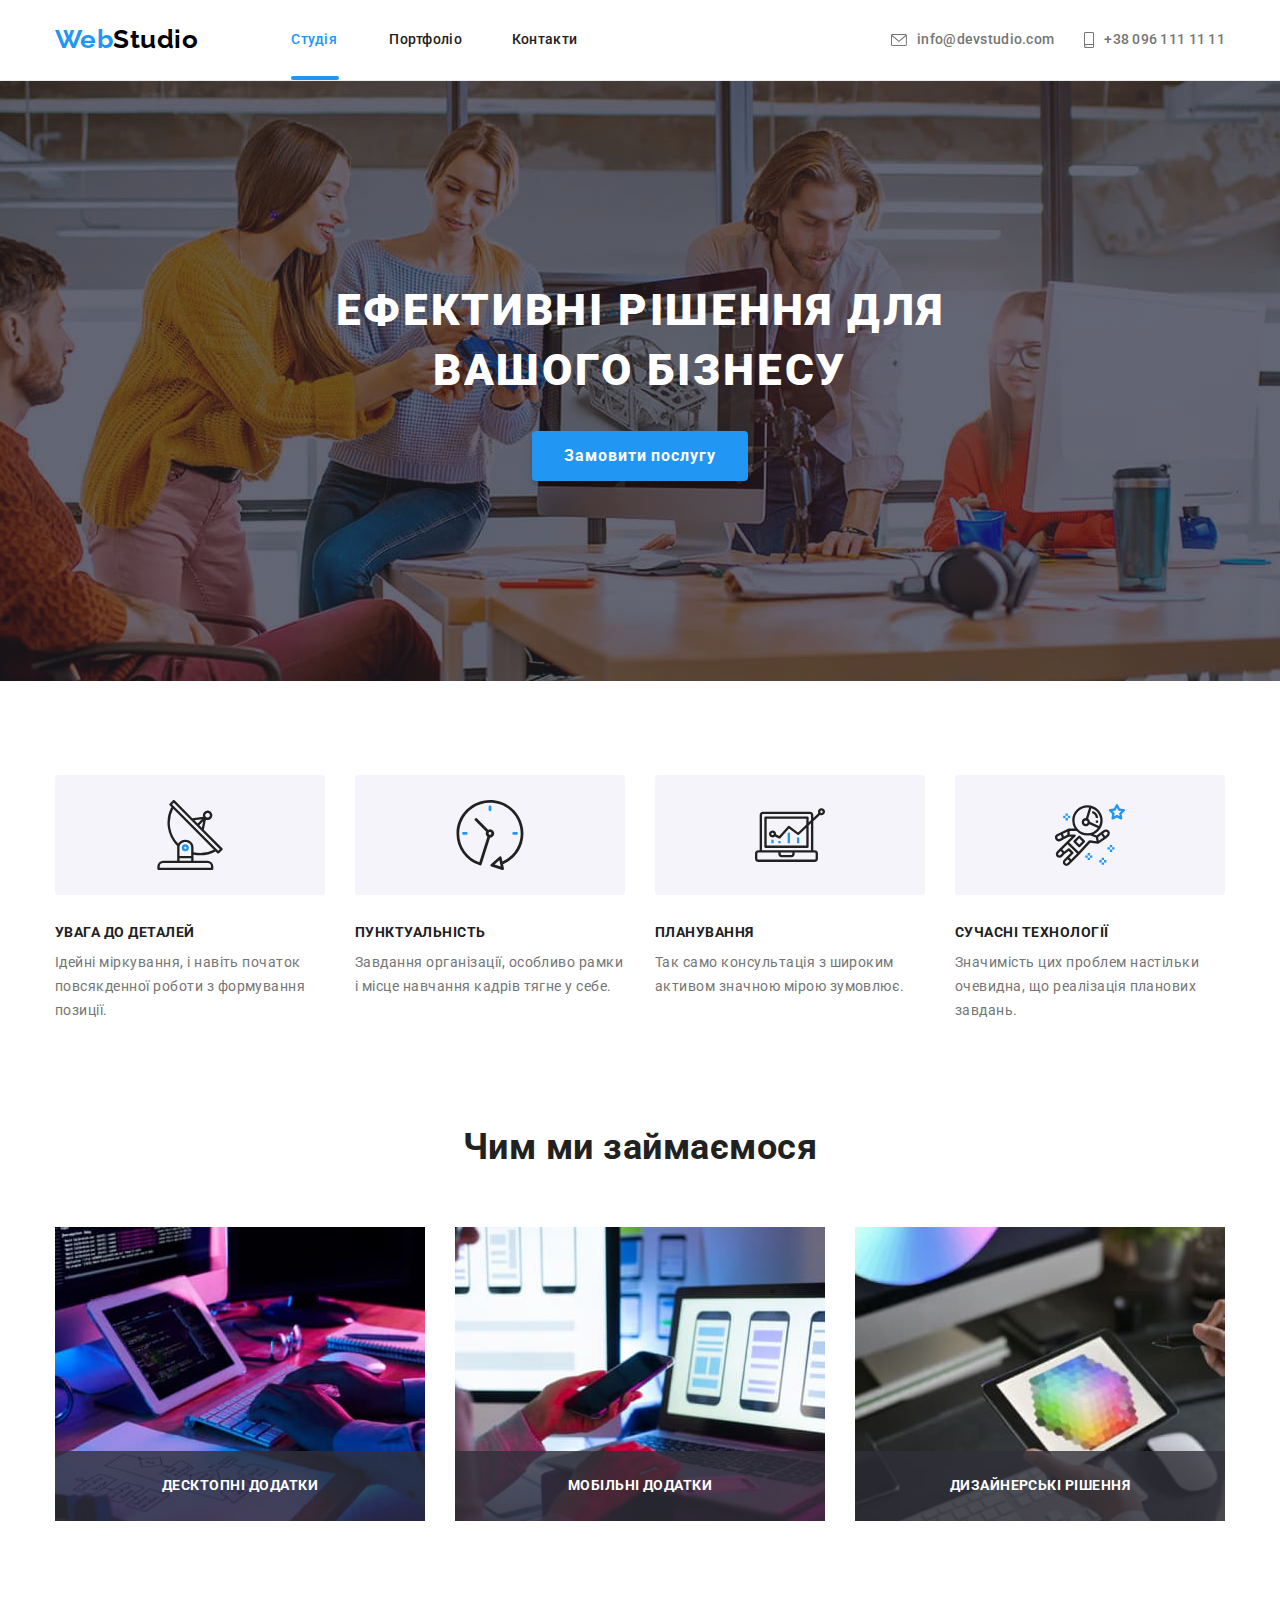
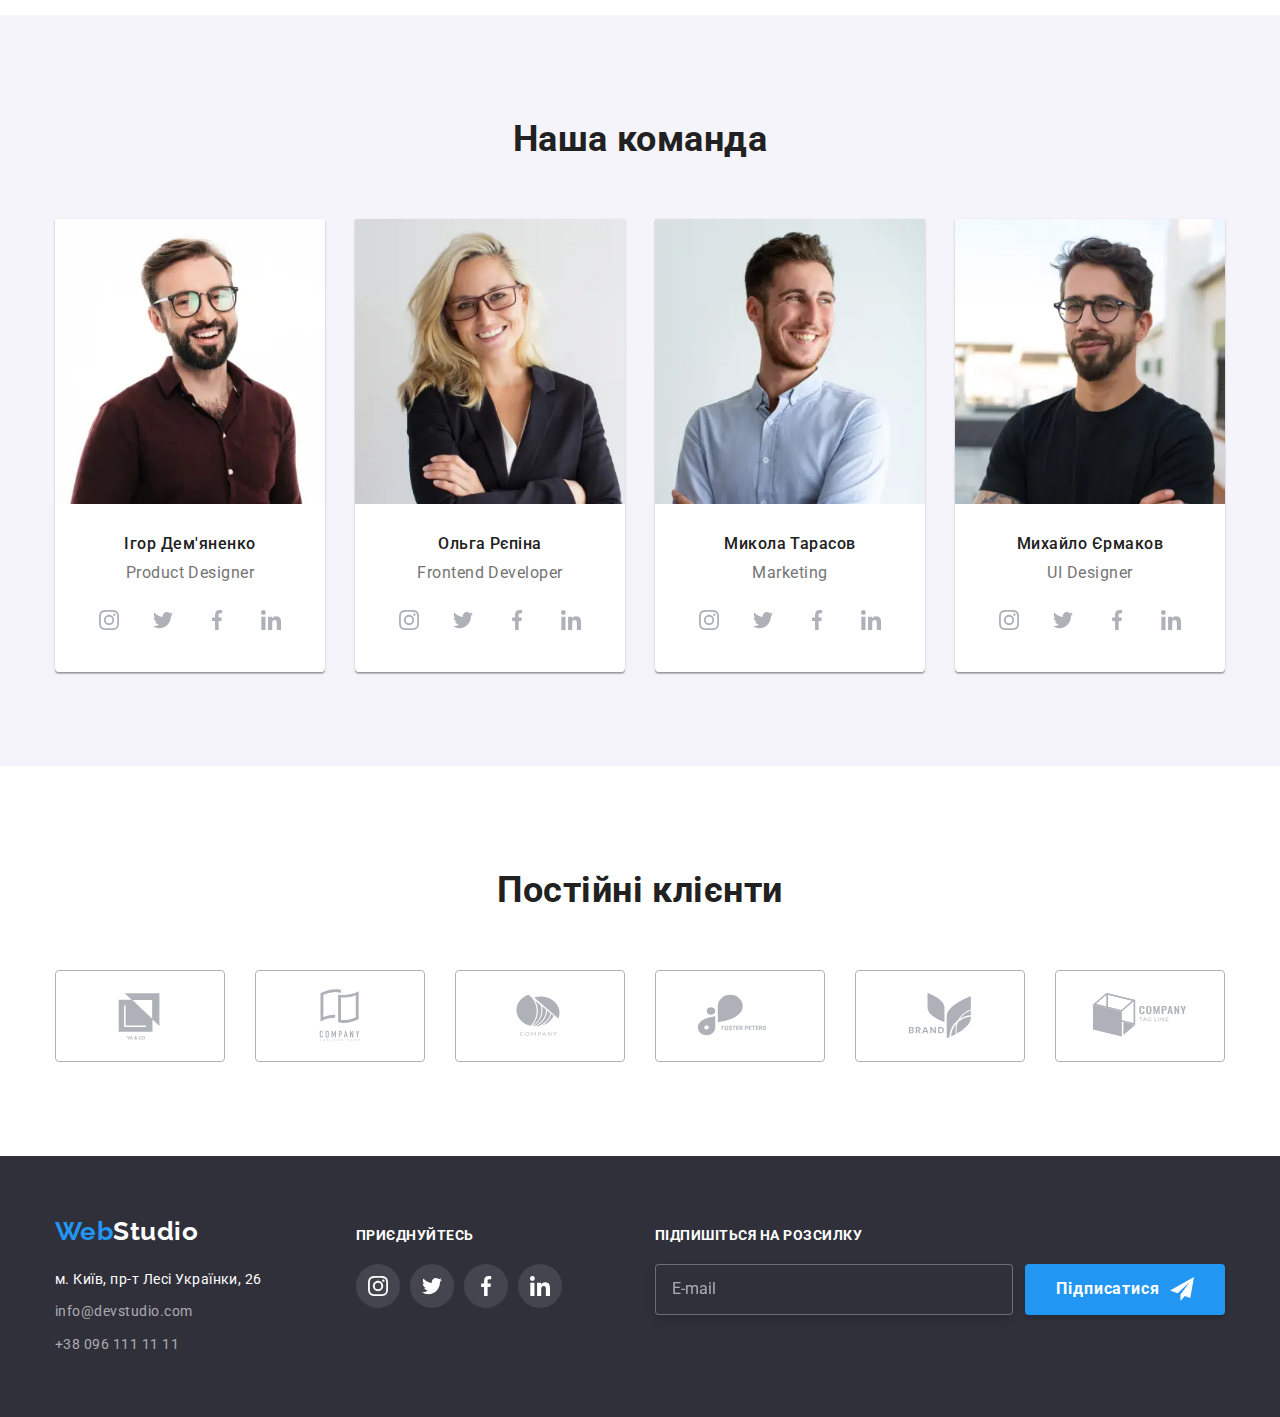
<file: index.html>
<!DOCTYPE html>
<html lang="uk">
  <head>
    <meta charset="UTF-8" />
    <meta http-equiv="X-UA-Compatible" content="IE=edge" />
    <meta name="viewport" content="width=device-width, initial-scale=1.0" />
    <title>Студія</title>
    <link rel="preconnect" href="https://fonts.googleapis.com" />
    <link rel="preconnect" href="https://fonts.gstatic.com" crossorigin />
    <link
      href="https://fonts.googleapis.com/css2?family=Raleway:wght@700&family=Roboto:wght@400;500;700;900&display=swap"
      rel="stylesheet"
    />
    <link
      rel="stylesheet"
      href="https://cdnjs.cloudflare.com/ajax/libs/modern-normalize/1.1.0/modern-normalize.min.css"
    />
    <link rel="stylesheet" href="./css/main.min.css" />
  </head>
  <body>
    <header class="header">
      <div class="container header__container">
        <nav class="header__nav">
          <a href="./index.html" class="logo"
            >Web<span class="logo__accent">Studio</span></a
          >
          <button
            type="button"
            class="menu-button js-open-menu"
            aria-expanded="false"
            aria-controls="mobile-menu"
          >
            <svg width="40" height="40" aria-label="Перемикач мобільного меню">
              <use
                class="menu-button__icon-open"
                href="./images/icons.svg#icon-menu"
              ></use>
            </svg>
          </button>
          <ul class="site-nav">
            <li>
              <a
                href="./index.html"
                class="site-nav__link site-nav__link--current"
                >Студія</a
              >
            </li>
            <li>
              <a href="./portfolio.html" class="site-nav__link">Портфоліо</a>
            </li>
            <li>
              <a href="#contacts" class="site-nav__link">Контакти</a>
            </li>
          </ul>
        </nav>
        <ul class="contacts-nav">
          <li>
            <a href="#" class="contacts-nav__link">
              <svg
                class="contacts-nav__icon contacts-nav__icon--horizontal"
                width="14"
                height="10"
              >
                <use href="./images/icons.svg#icon-envelope"></use>
              </svg>
              info@devstudio.com</a
            >
          </li>
          <li>
            <a href="#" class="contacts-nav__link">
              <svg
                class="contacts-nav__icon contacts-nav__icon--vertical"
                width="10"
                height="14"
              >
                <use href="./images/icons.svg#icon-smartphone"></use>
              </svg>
              +38 096 111 11 11</a
            >
          </li>
        </ul>
      </div>
    </header>
    <main>
      <section class="hero section">
        <div class="container">
          <h1 class="hero__title">Ефективні рішення для вашого бізнесу</h1>
          <button
            type="button"
            class="main-button main-button--wide"
            data-modal-open
          >
            Замовити послугу
          </button>
        </div>
      </section>
      <section class="section">
        <div class="container">
          <h2 class="title visually-hidden">Наші переваги</h2>
          <ul class="features">
            <li class="feature-item">
              <div class="feature-item__image">
                <svg width="70" height="70">
                  <use href="./images/icons.svg#icon-antenna"></use>
                </svg>
              </div>
              <h3 class="feature-item__name">Увага до деталей</h3>
              <p class="feature-item__description">
                Ідейні міркування, і навіть початок повсякденної роботи з
                формування позиції.
              </p>
            </li>
            <li class="feature-item">
              <div class="feature-item__image">
                <svg width="70" height="70">
                  <use href="./images/icons.svg#icon-clock"></use>
                </svg>
              </div>
              <h3 class="feature-item__name">Пунктуальність</h3>
              <p class="feature-item__description">
                Завдання організації, особливо рамки і місце навчання кадрів
                тягне у себе.
              </p>
            </li>
            <li class="feature-item">
              <div class="feature-item__image">
                <svg width="70" height="70">
                  <use href="./images/icons.svg#icon-diagram"></use>
                </svg>
              </div>
              <h3 class="feature-item__name">Планування</h3>
              <p class="feature-item__description">
                Так само консультація з широким активом значною мірою зумовлює.
              </p>
            </li>
            <li class="feature-item">
              <div class="feature-item__image">
                <svg width="70" height="70">
                  <use href="./images/icons.svg#icon-astronaut"></use>
                </svg>
              </div>
              <h3 class="feature-item__name">Сучасні технології</h3>
              <p class="feature-item__description">
                Значимість цих проблем настільки очевидна, що реалізація
                планових завдань.
              </p>
            </li>
          </ul>
        </div>
      </section>
      <section class="section section--compressed">
        <div class="container">
          <h2 class="title">Чим ми займаємося</h2>
          <ul class="work">
            <li class="work-item">
              <img
                srcset="
                  ./images/what-we-do-box1.jpg    1x,
                  ./images/what-we-do-box1-2x.jpg 2x
                "
                src="./images/what-we-do-box1.jpg"
                alt="Людина працює за комп'ютером"
                width="370"
              />
              <h3 class="work-item__name">Десктопні додатки</h3>
            </li>
            <li class="work-item">
              <img
                srcset="
                  ./images/what-we-do-box2.jpg    1x,
                  ./images/what-we-do-box2-2x.jpg 2x
                "
                src="./images/what-we-do-box2.jpg"
                alt="Людина тримає в руках телефон і щось дивиться на екрані ноутбуку"
                width="370"
              />
              <h3 class="work-item__name">Мобільні додатки</h3>
            </li>
            <li class="work-item">
              <img
                srcset="
                  ./images/what-we-do-box3.jpg    1x,
                  ./images/what-we-do-box3-2x.jpg 2x
                "
                src="./images/what-we-do-box3.jpg"
                alt="Людина обирає колір з палітри кольорів"
                width="370"
              />
              <h3 class="work-item__name">Дизайнерські рішення</h3>
            </li>
          </ul>
        </div>
      </section>
      <section class="section section--grey">
        <div class="container">
          <h2 class="title">Наша команда</h2>
          <ul class="team">
            <li class="member-card">
              <picture>
                <source
                  srcset="
                    ./images/pruduct-designer-270.webp 270w,
                    ./images/pruduct-designer-354.webp 354w,
                    ./images/pruduct-designer-450.webp 450w,
                    ./images/pruduct-designer-540.webp 540w,
                    ./images/pruduct-designer-708.webp 708w,
                    ./images/pruduct-designer-900.webp 900w
                  "
                  sizes="(min-width: 1200px) 25vw, (min-width: 768px) 50vw, 100vw"
                  type="image/webp"
                />
                <img
                  srcset="
                    ./images/pruduct-designer-270.jpg 270w,
                    ./images/pruduct-designer-354.jpg 354w,
                    ./images/pruduct-designer-450.jpg 450w,
                    ./images/pruduct-designer-540.jpg 540w,
                    ./images/pruduct-designer-708.jpg 708w,
                    ./images/pruduct-designer-900.jpg 900w
                  "
                  src="./images/pruduct-designer-270.jpg"
                  alt="Усміхнений хлопець в окулярах"
                  sizes="(min-width: 1200px) 25vw, (min-width: 768px) 50vw, 100vw"
                />
              </picture>

              <div class="member-card__meta">
                <h3 class="member-card__name">Ігор Дем'яненко</h3>
                <p lang="en" class="member-card__position">Product Designer</p>
                <ul class="socials">
                  <li class="socials__item">
                    <a href="#" class="socials__link">
                      <svg width="20" height="20">
                        <use href="./images/icons.svg#icon-instagram"></use>
                      </svg>
                    </a>
                  </li>
                  <li class="socials__item">
                    <a href="#" class="socials__link">
                      <svg width="20" height="20">
                        <use href="./images/icons.svg#icon-twitter"></use>
                      </svg>
                    </a>
                  </li>
                  <li class="socials__item">
                    <a href="#" class="socials__link">
                      <svg width="20" height="20">
                        <use href="./images/icons.svg#icon-facebook"></use>
                      </svg>
                    </a>
                  </li>
                  <li class="socials__item">
                    <a href="#" class="socials__link">
                      <svg width="20" height="20">
                        <use href="./images/icons.svg#icon-linkedin"></use>
                      </svg>
                    </a>
                  </li>
                </ul>
              </div>
            </li>
            <li class="member-card">
              <picture>
                <source
                  srcset="
                    ./images/frontend-dev-270.webp 270w,
                    ./images/frontend-dev-354.webp 354w,
                    ./images/frontend-dev-450.webp 450w,
                    ./images/frontend-dev-540.webp 540w,
                    ./images/frontend-dev-708.webp 708w,
                    ./images/frontend-dev-900.webp 900w
                  "
                  sizes="(min-width: 1200px) 25vw, (min-width: 768px) 50vw, 100vw"
                  type="image/webp"
                />
                <img
                  srcset="
                    ./images/frontend-dev-270.jpg 270w,
                    ./images/frontend-dev-354.jpg 354w,
                    ./images/frontend-dev-450.jpg 450w,
                    ./images/frontend-dev-540.jpg 540w,
                    ./images/frontend-dev-708.jpg 708w,
                    ./images/frontend-dev-900.jpg 900w
                  "
                  src="./images/frontend-dev-270.jpg"
                  alt="Усміхнена дівчина в окулярах"
                  sizes="(min-width: 1200px) 25vw, (min-width: 768px) 50vw, 100vw"
                />
              </picture>
              <div class="member-card__meta">
                <h3 class="member-card__name">Ольга Рєпіна</h3>
                <p lang="en" class="member-card__position">
                  Frontend Developer
                </p>
                <ul class="socials">
                  <li class="socials__item">
                    <a href="#" class="socials__link">
                      <svg width="20" height="20">
                        <use href="./images/icons.svg#icon-instagram"></use>
                      </svg>
                    </a>
                  </li>
                  <li class="socials__item">
                    <a href="#" class="socials__link">
                      <svg width="20" height="20">
                        <use href="./images/icons.svg#icon-twitter"></use>
                      </svg>
                    </a>
                  </li>
                  <li class="socials__item">
                    <a href="#" class="socials__link">
                      <svg width="20" height="20">
                        <use href="./images/icons.svg#icon-facebook"></use>
                      </svg>
                    </a>
                  </li>
                  <li class="socials__item">
                    <a href="#" class="socials__link">
                      <svg width="20" height="20">
                        <use href="./images/icons.svg#icon-linkedin"></use>
                      </svg>
                    </a>
                  </li>
                </ul>
              </div>
            </li>
            <li class="member-card">
              <picture>
                <source
                  srcset="
                    ./images/marketing-270.webp 270w,
                    ./images/marketing-354.webp 354w,
                    ./images/marketing-450.webp 450w,
                    ./images/marketing-540.webp 540w,
                    ./images/marketing-708.webp 708w,
                    ./images/marketing-900.webp 900w
                  "
                  sizes="(min-width: 1200px) 25vw, (min-width: 768px) 50vw, 100vw"
                  type="image/webp"
                />
                <img
                  srcset="
                    ./images/marketing-270.jpg 270w,
                    ./images/marketing-354.jpg 354w,
                    ./images/marketing-450.jpg 450w,
                    ./images/marketing-540.jpg 540w,
                    ./images/marketing-708.jpg 708w,
                    ./images/marketing-900.jpg 900w
                  "
                  src="./images/marketing-270.jpg"
                  alt="Усміхнений хлопець"
                  sizes="(min-width: 1200px) 25vw, (min-width: 768px) 50vw, 100vw"
                />
              </picture>
              <div class="member-card__meta">
                <h3 class="member-card__name">Микола Тарасов</h3>
                <p lang="en" class="member-card__position">Marketing</p>
                <ul class="socials">
                  <li class="socials__item">
                    <a href="#" class="socials__link">
                      <svg width="20" height="20">
                        <use href="./images/icons.svg#icon-instagram"></use>
                      </svg>
                    </a>
                  </li>
                  <li class="socials__item">
                    <a href="#" class="socials__link">
                      <svg width="20" height="20">
                        <use href="./images/icons.svg#icon-twitter"></use>
                      </svg>
                    </a>
                  </li>
                  <li class="socials__item">
                    <a href="#" class="socials__link">
                      <svg width="20" height="20">
                        <use href="./images/icons.svg#icon-facebook"></use>
                      </svg>
                    </a>
                  </li>
                  <li class="socials__item">
                    <a href="#" class="socials__link">
                      <svg width="20" height="20">
                        <use href="./images/icons.svg#icon-linkedin"></use>
                      </svg>
                    </a>
                  </li>
                </ul>
              </div>
            </li>
            <li class="member-card">
              <picture>
                <source
                  srcset="
                    ./images/ui-designer-270.webp 270w,
                    ./images/ui-designer-354.webp 354w,
                    ./images/ui-designer-450.webp 450w,
                    ./images/ui-designer-540.webp 540w,
                    ./images/ui-designer-708.webp 708w,
                    ./images/ui-designer-900.webp 900w
                  "
                  sizes="(min-width: 1200px) 25vw, (min-width: 768px) 50vw, 100vw"
                  type="image/webp"
                />
                <img
                  srcset="
                    ./images/ui-designer-270.jpg 270w,
                    ./images/ui-designer-354.jpg 354w,
                    ./images/ui-designer-450.jpg 450w,
                    ./images/ui-designer-540.jpg 540w,
                    ./images/ui-designer-708.jpg 708w,
                    ./images/ui-designer-900.jpg 900w
                  "
                  src="./images/ui-designer-270.jpg"
                  alt="Хлопець з легкою посмішкою"
                  sizes="(min-width: 1200px) 25vw, (min-width: 768px) 50vw, 100vw"
                />
              </picture>
              <div class="member-card__meta">
                <h3 class="member-card__name">Михайло Єрмаков</h3>
                <p lang="en" class="member-card__position">UI Designer</p>
                <ul class="socials">
                  <li class="socials__item">
                    <a href="#" class="socials__link">
                      <svg width="20" height="20">
                        <use href="./images/icons.svg#icon-instagram"></use>
                      </svg>
                    </a>
                  </li>
                  <li class="socials__item">
                    <a href="#" class="socials__link">
                      <svg width="20" height="20">
                        <use href="./images/icons.svg#icon-twitter"></use>
                      </svg>
                    </a>
                  </li>
                  <li class="socials__item">
                    <a href="#" class="socials__link">
                      <svg width="20" height="20">
                        <use href="./images/icons.svg#icon-facebook"></use>
                      </svg>
                    </a>
                  </li>
                  <li class="socials__item">
                    <a href="#" class="socials__link">
                      <svg width="20" height="20">
                        <use href="./images/icons.svg#icon-linkedin"></use>
                      </svg>
                    </a>
                  </li>
                </ul>
              </div>
            </li>
          </ul>
        </div>
      </section>
      <section class="section">
        <div class="container">
          <h2 class="title">Постійні клієнти</h2>
          <ul class="clients">
            <li class="clients__item">
              <a href="#" class="clients__link">
                <svg width="106" height="60">
                  <use href="./images/icons.svg#icon-logo-1"></use>
                </svg>
              </a>
            </li>
            <li class="clients__item">
              <a href="#" class="clients__link">
                <svg width="106" height="60">
                  <use href="./images/icons.svg#icon-logo-2"></use>
                </svg>
              </a>
            </li>
            <li class="clients__item">
              <a href="#" class="clients__link">
                <svg width="106" height="60">
                  <use href="./images/icons.svg#icon-logo-3"></use>
                </svg>
              </a>
            </li>
            <li class="clients__item">
              <a href="#" class="clients__link">
                <svg width="106" height="60">
                  <use href="./images/icons.svg#icon-logo-4"></use>
                </svg>
              </a>
            </li>
            <li class="clients__item">
              <a href="#" class="clients__link">
                <svg width="106" height="60">
                  <use href="./images/icons.svg#icon-logo-5"></use>
                </svg>
              </a>
            </li>
            <li class="clients__item">
              <a href="#" class="clients__link">
                <svg width="106" height="60">
                  <use href="./images/icons.svg#icon-logo-6"></use>
                </svg>
              </a>
            </li>
          </ul>
        </div>
      </section>
    </main>
    <footer class="footer" id="contacts">
      <div class="container footer__container">
        <div class="footer__contact-container">
          <div class="footer__contacts">
            <a href="./index.html" class="logo footer__logo"
              >Web<span class="logo__accent logo__accent--inverse"
                >Studio</span
              ></a
            >
            <address>
              <ul class="contacts-list">
                <li>
                  <a
                    href="https://goo.gl/maps/CPtrU1FHBa2aNyZL9"
                    target="_blank"
                    rel="noopener noreferrer nofollow"
                    class="contacts-list__item contacts-list__item--inverse"
                    >м. Київ, пр-т Лесі Українки, 26</a
                  >
                </li>
                <li>
                  <a
                    href="mailto:info@devstudio.com"
                    class="contacts-list__item"
                    >info@devstudio.com</a
                  >
                </li>
                <li>
                  <a href="tel:+380961111111" class="contacts-list__item"
                    >+38 096 111 11 11</a
                  >
                </li>
              </ul>
            </address>
          </div>

          <div class="footer__socials">
            <h2 class="footer__title">Приєднуйтесь</h2>
            <ul class="socials">
              <li class="socials__item">
                <a href="#" class="socials__link socials__link--inverse">
                  <svg class="company-social-icon" width="20" height="20">
                    <use href="./images/icons.svg#icon-instagram"></use>
                  </svg>
                </a>
              </li>
              <li class="socials__item">
                <a href="#" class="socials__link socials__link--inverse">
                  <svg class="company-social-icon" width="20" height="20">
                    <use href="./images/icons.svg#icon-twitter"></use>
                  </svg>
                </a>
              </li>
              <li class="socials__item">
                <a href="#" class="socials__link socials__link--inverse">
                  <svg class="company-social-icon" width="20" height="20">
                    <use href="./images/icons.svg#icon-facebook"></use>
                  </svg>
                </a>
              </li>
              <li class="socials__item">
                <a href="#" class="socials__link socials__link--inverse">
                  <svg class="company-social-icon" width="20" height="20">
                    <use href="./images/icons.svg#icon-linkedin"></use>
                  </svg>
                </a>
              </li>
            </ul>
          </div>
        </div>

        <div>
          <h2 class="footer__title">Підпишіться на розсилку</h2>
          <form class="footer__subscribe">
            <input
              type="email"
              name="mail"
              placeholder="E-mail"
              class="email-input"
            />
            <button type="submit" class="main-button main-button--iconed">
              Підписатися
              <svg width="24" height="24">
                <use href="./images/icons.svg#icon-send"></use>
              </svg>
            </button>
          </form>
        </div>
      </div>
    </footer>

    <div class="menu-container js-menu-container" id="mobile-menu">
      <button class="menu-container__menu-button menu-button js-close-menu">
        <svg width="40" height="40" aria-label="Перемикач мобільного меню">
          <use
            class="menu-button__icon-close"
            href="./images/icons.svg#icon-menu-close"
          ></use>
        </svg>
      </button>
      <ul class="menu-nav">
        <li class="menu-nav__item">
          <a href="./index.html" class="menu-nav__link menu-nav__link--current"
            >Студія</a
          >
        </li>
        <li class="menu-nav__item">
          <a href="./portfolio.html" class="menu-nav__link">Портфоліо</a>
        </li>
        <li class="menu-nav__item">
          <a href="#" class="menu-nav__link">Контакти</a>
        </li>
      </ul>
      <ul class="menu-contacts">
        <li class="menu-contacts__item">
          <a href="#" class="menu-contacts__tel">+38 096 111 11 11</a>
        </li>
        <li class="menu-contacts__item">
          <a href="#" class="menu-contacts__mail">info@devstudio.com</a>
        </li>
      </ul>
      <ul class="menu-socials">
        <li class="menu-socials__item">
          <a href="#" class="menu-socials__link">Instagram</a>
        </li>
        <li class="menu-socials__item">
          <a href="#" class="menu-socials__link">Twitter</a>
        </li>
        <li class="menu-socials__item">
          <a href="#" class="menu-socials__link">Facebook</a>
        </li>
        <li class="menu-socials__item">
          <a href="#" class="menu-socials__link">LinkedIn</a>
        </li>
      </ul>
    </div>

    <div class="backdrop is-hidden" data-modal>
      <div class="modal">
        <h2 class="modal__title">Залиште свої дані, ми вам передзвонимо</h2>
        <button type="button" class="modal__close-button" data-modal-close>
          <svg width="18" height="18">
            <use href="./images/icons.svg#icon-close"></use>
          </svg>
        </button>

        <form name="contact-form">
          <div class="form">
            <label for="name" class="form__label">Ім'я</label>
            <div class="form__input-area">
              <input type="text" name="name" id="name" class="form__input" />
              <svg class="form__icon" width="18" height="18">
                <use href="./images/icons.svg#icon-person"></use>
              </svg>
            </div>
          </div>
          <div class="form">
            <label for="tel" class="form__label">Телефон</label>
            <div class="form__input-area">
              <input type="tel" name="tel" id="tel" class="form__input" />
              <svg class="form__icon" width="18" height="18">
                <use href="./images/icons.svg#icon-phone"></use>
              </svg>
            </div>
          </div>
          <div class="form">
            <label for="mail" class="form__label">Пошта</label>
            <div class="form__input-area">
              <input type="email" name="mail" id="mail" class="form__input" />
              <svg class="form__icon" width="18" height="18">
                <use href="./images/icons.svg#icon-email"></use>
              </svg>
            </div>
          </div>
          <div class="comments">
            <label for="comment" class="form__label">Коментар</label>
            <textarea
              name="comment"
              id="comment"
              placeholder="Введіть текст"
              class="comment__textarea"
            ></textarea>
          </div>

          <div class="policy">
            <label class="policy__label">
              <input
                type="checkbox"
                class="policy__checkbox visually-hidden"
                name="confirm"
                value="agree"
              />
              <svg class="policy__checkbox-icon" width="16" height="15">
                <use href="./images/icons.svg#icon-check"></use>
              </svg>
              Погоджуюся з розсилкою та приймаю&#160;<a
                href="#"
                class="policy__link"
                >Умови договору</a
              >
            </label>
          </div>

          <button type="submit" class="main-button">Відправити</button>
        </form>
      </div>
    </div>
    <script src="./js/mobile-menu.js"></script>
    <script src="./js/modal.js"></script>
  </body>
</html>
</file>
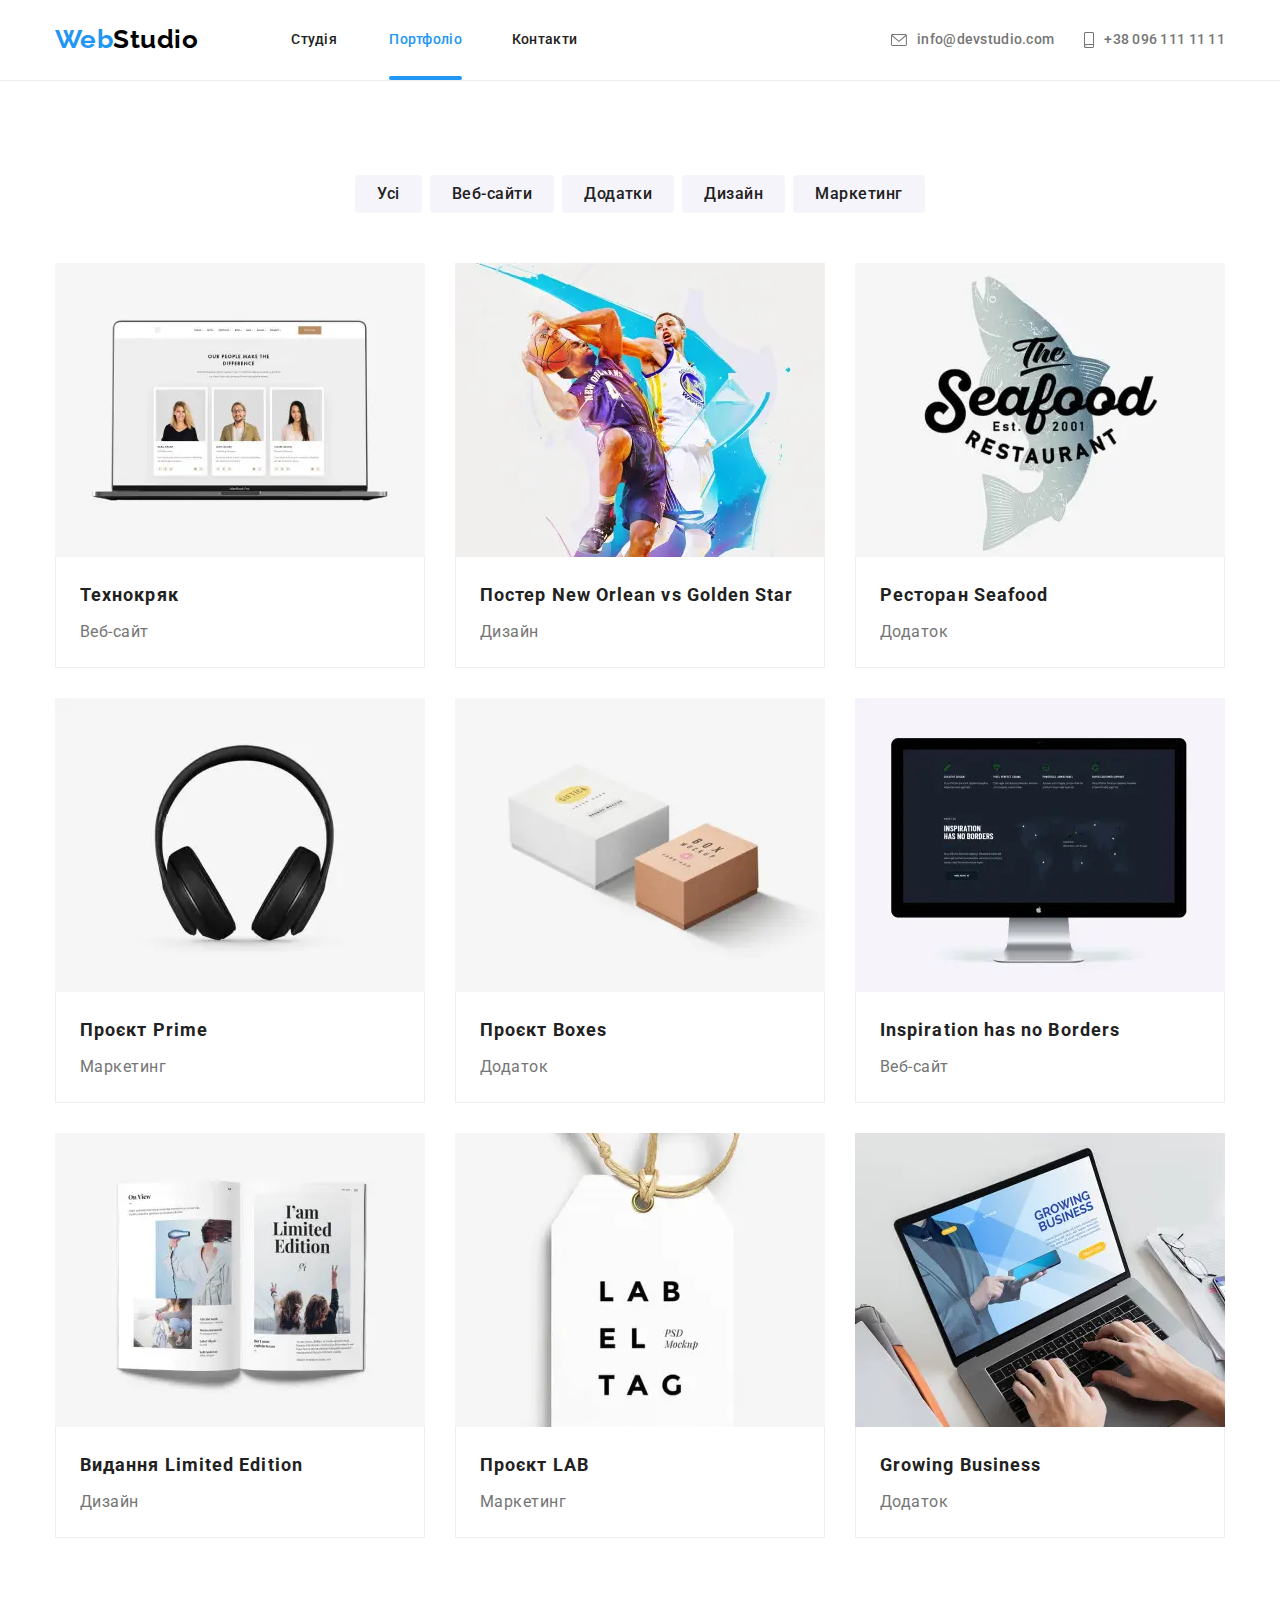
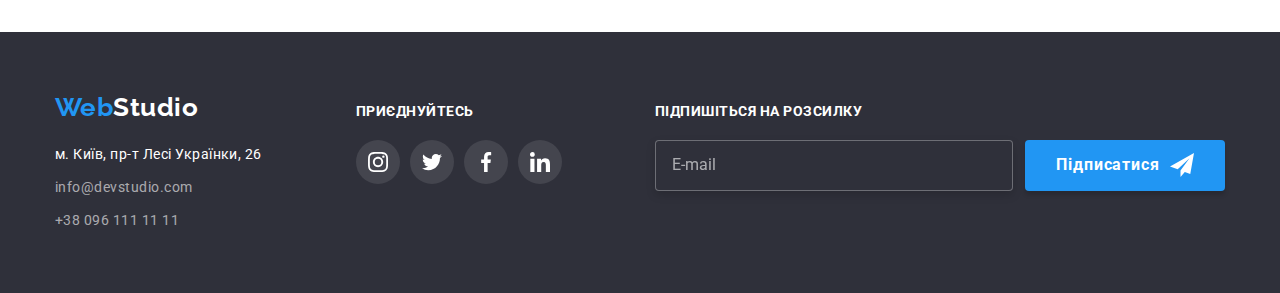
<file: portfolio.html>
<!DOCTYPE html>
<html lang="uk">
  <head>
    <meta charset="UTF-8" />
    <meta http-equiv="X-UA-Compatible" content="IE=edge" />
    <meta name="viewport" content="width=device-width, initial-scale=1.0" />
    <title>Портфоліо</title>
    <link rel="preconnect" href="https://fonts.googleapis.com" />
    <link rel="preconnect" href="https://fonts.gstatic.com" crossorigin />
    <link
      href="https://fonts.googleapis.com/css2?family=Raleway:wght@700&family=Roboto:wght@400;500;700;900&display=swap"
      rel="stylesheet"
    />
    <link
      rel="stylesheet"
      href="https://cdnjs.cloudflare.com/ajax/libs/modern-normalize/1.1.0/modern-normalize.min.css"
    />
    <link rel="stylesheet" href="./css/main.min.css" />
  </head>
  <body>
    <header class="header">
      <div class="container header__container">
        <nav class="header__nav">
          <a href="./index.html" class="logo"
            >Web<span class="logo__accent">Studio</span></a
          >
          <button
            type="button"
            class="menu-button js-open-menu"
            aria-expanded="false"
            aria-controls="mobile-menu"
          >
            <svg width="40" height="40" aria-label="Перемикач мобільного меню">
              <use
                class="menu-button__icon-open"
                href="./images/icons.svg#icon-menu"
              ></use>
            </svg>
          </button>
          <ul class="site-nav">
            <li>
              <a href="./index.html" class="site-nav__link">Студія</a>
            </li>
            <li>
              <a
                href="./portfolio.html"
                class="site-nav__link site-nav__link--current"
                >Портфоліо</a
              >
            </li>
            <li>
              <a href="#contacts" class="site-nav__link">Контакти</a>
            </li>
          </ul>
        </nav>
        <ul class="contacts-nav">
          <li>
            <a href="#" class="contacts-nav__link">
              <svg
                class="contacts-nav__icon contacts-nav__icon--horizontal"
                width="14"
                height="10"
              >
                <use href="./images/icons.svg#icon-envelope"></use>
              </svg>
              info@devstudio.com</a
            >
          </li>
          <li>
            <a href="#" class="contacts-nav__link">
              <svg
                class="contacts-nav__icon contacts-nav__icon--vertical"
                width="10"
                height="14"
              >
                <use href="./images/icons.svg#icon-smartphone"></use>
              </svg>
              +38 096 111 11 11</a
            >
          </li>
        </ul>
      </div>
    </header>
    <main>
      <section class="section">
        <div class="container">
          <h1 class="title visually-hidden">Наші роботи</h1>
          <ul class="buttons-list">
            <li class="buttons-list_item">
              <button type="button" class="secondary-button">Усі</button>
            </li>
            <li class="buttons-list_item">
              <button type="button" class="secondary-button">Веб-сайти</button>
            </li>
            <li class="buttons-list_item">
              <button type="button" class="secondary-button">Додатки</button>
            </li>
            <li class="buttons-list_item">
              <button type="button" class="secondary-button">Дизайн</button>
            </li>
            <li class="buttons-list_item">
              <button type="button" class="secondary-button">Маркетинг</button>
            </li>
          </ul>
          <ul class="projects-card-set">
            <li class="project">
              <a href="#" class="project__link">
                <div class="project__thumb">
                  <picture>
                    <source
                      srcset="
                        ./images/portfolio/portfolio-technokryak-mobile.webp    1x,
                        ./images/portfolio/portfolio-technokryak-mobile-2x.webp 2x
                      "
                      type="image/webp"
                      media="(max-width: 767px)"
                    />
                    <source
                      srcset="
                        ./images/portfolio/portfolio-technokryak-mobile.jpg    1x,
                        ./images/portfolio/portfolio-technokryak-mobile-2x.jpg 2x
                      "
                      media="(max-width: 767px)"
                    />

                    <source
                      srcset="
                        ./images/portfolio/portfolio-technokryak-desktop.webp    1x,
                        ./images/portfolio/portfolio-technokryak-desktop-2x.webp 2x
                      "
                      type="image/webp"
                      media="(min-width: 1200px)"
                    />
                    <source
                      srcset="
                        ./images/portfolio/portfolio-technokryak-desktop.jpg    1x,
                        ./images/portfolio/portfolio-technokryak-desktop-2x.jpg 2x
                      "
                      media="(min-width: 1200px)"
                    />

                    <source
                      srcset="
                        ./images/portfolio/portfolio-technokryak-tablet.webp    1x,
                        ./images/portfolio/portfolio-technokryak-tablet-2x.webp 2x
                      "
                      type="image/webp"
                      media="(min-width: 768px)"
                    />
                    <source
                      srcset="
                        ./images/portfolio/portfolio-technokryak-tablet.jpg    1x,
                        ./images/portfolio/portfolio-technokryak-tablet-2x.jpg 2x
                      "
                      media="(min-width: 768px)"
                    />

                    <img
                      src="./images/portfolio/portfolio-technokryak-tablet.jpg"
                      alt="Ноутбук з візитівками людей на екрані"
                    />
                  </picture>
                  <div class="project__overlay">
                    Ресурс пропонує комплексні пропозиції з різним рівнем
                    функціоналу та сервісів. Все це дозволить відвідувачу
                    отримати вичерпні відомості про компанію чи приватну особу.
                  </div>
                </div>
                <div class="project__meta">
                  <h2 class="project__title">Технокряк</h2>
                  <p class="project__category">Веб-сайт</p>
                </div>
              </a>
            </li>
            <li class="project">
              <a href="#" class="project__link">
                <div class="project__thumb">
                  <picture>
                    <source
                      srcset="
                        ./images/portfolio/portfolio-poster-neworlean-mobile.webp    1x,
                        ./images/portfolio/portfolio-poster-neworlean-mobile-2x.webp 2x
                      "
                      type="image/webp"
                      media="(max-width: 767px)"
                    />
                    <source
                      srcset="
                        ./images/portfolio/portfolio-poster-neworlean-mobile.jpg    1x,
                        ./images/portfolio/portfolio-poster-neworlean-mobile-2x.jpg 2x
                      "
                      media="(max-width: 767px)"
                    />

                    <source
                      srcset="
                        ./images/portfolio/portfolio-poster-neworlean-desktop.webp    1x,
                        ./images/portfolio/portfolio-poster-neworlean-desktop-2x.webp 2x
                      "
                      type="image/webp"
                      media="(min-width: 1200px)"
                    />
                    <source
                      srcset="
                        ./images/portfolio/portfolio-poster-neworlean-desktop.jpg    1x,
                        ./images/portfolio/portfolio-poster-neworlean-desktop-2x.jpg 2x
                      "
                      media="(min-width: 1200px)"
                    />

                    <source
                      srcset="
                        ./images/portfolio/portfolio-poster-neworlean-tablet.webp    1x,
                        ./images/portfolio/portfolio-poster-neworlean-tablet-2x.webp 2x
                      "
                      type="image/webp"
                      media="(min-width: 768px)"
                    />
                    <source
                      srcset="
                        ./images/portfolio/portfolio-poster-neworlean-tablet.jpg    1x,
                        ./images/portfolio/portfolio-poster-neworlean-tablet-2x.jpg 2x
                      "
                      media="(min-width: 768px)"
                    />

                    <img
                      src="./images/portfolio/portfolio-poster-neworlean-tablet.jpg"
                      alt="Гра в баскетбол"
                    />
                  </picture>
                  <div class="project__overlay">
                    Ресурс пропонує комплексні пропозиції з різним рівнем
                    функціоналу та сервісів. Все це дозволить відвідувачу
                    отримати вичерпні відомості про компанію чи приватну особу.
                  </div>
                </div>
                <div class="project__meta">
                  <h2 class="project__title">
                    Постер <span lang="en">New Orlean vs Golden Star</span>
                  </h2>
                  <p class="project__category">Дизайн</p>
                </div>
              </a>
            </li>
            <li class="project">
              <a href="#" class="project__link">
                <div class="project__thumb">
                  <picture>
                    <source
                      srcset="
                        ./images/portfolio/portfolio-seafood-mobile.webp    1x,
                        ./images/portfolio/portfolio-seafood-mobile-2x.webp 2x
                      "
                      type="image/webp"
                      media="(max-width: 767px)"
                    />
                    <source
                      srcset="
                        ./images/portfolio/portfolio-seafood-mobile.jpg    1x,
                        ./images/portfolio/portfolio-seafood-mobile-2x.jpg 2x
                      "
                      media="(max-width: 767px)"
                    />

                    <source
                      srcset="
                        ./images/portfolio/portfolio-seafood-desktop.webp    1x,
                        ./images/portfolio/portfolio-seafood-desktop-2x.webp 2x
                      "
                      type="image/webp"
                      media="(min-width: 1200px)"
                    />
                    <source
                      srcset="
                        ./images/portfolio/portfolio-seafood-desktop.jpg    1x,
                        ./images/portfolio/portfolio-seafood-desktop-2x.jpg 2x
                      "
                      media="(min-width: 1200px)"
                    />

                    <source
                      srcset="
                        ./images/portfolio/portfolio-seafood-tablet.webp    1x,
                        ./images/portfolio/portfolio-seafood-tablet-2x.webp 2x
                      "
                      type="image/webp"
                      media="(min-width: 768px)"
                    />
                    <source
                      srcset="
                        ./images/portfolio/portfolio-seafood-tablet.jpg    1x,
                        ./images/portfolio/portfolio-seafood-tablet-2x.jpg 2x
                      "
                      media="(min-width: 768px)"
                    />

                    <img
                      src="./images/portfolio/portfolio-seafood-tablet.jpg"
                      alt="Логотип ресторану"
                    />
                  </picture>
                  <div class="project__overlay">
                    Ресурс пропонує комплексні пропозиції з різним рівнем
                    функціоналу та сервісів. Все це дозволить відвідувачу
                    отримати вичерпні відомості про компанію чи приватну особу.
                  </div>
                </div>
                <div class="project__meta">
                  <h2 class="project__title">
                    Ресторан <span lang="en">Seafood</span>
                  </h2>
                  <p class="project__category">Додаток</p>
                </div>
              </a>
            </li>
            <li class="project">
              <a href="#" class="project__link">
                <div class="project__thumb">
                  <picture>
                    <source
                      srcset="
                        ./images/portfolio/portfolio-prime-mobile.webp    1x,
                        ./images/portfolio/portfolio-prime-mobile-2x.webp 2x
                      "
                      type="image/webp"
                      media="(max-width: 767px)"
                    />
                    <source
                      srcset="
                        ./images/portfolio/portfolio-prime-mobile.jpg    1x,
                        ./images/portfolio/portfolio-prime-mobile-2x.jpg 2x
                      "
                      media="(max-width: 767px)"
                    />

                    <source
                      srcset="
                        ./images/portfolio/portfolio-prime-desktop.webp    1x,
                        ./images/portfolio/portfolio-prime-desktop-2x.webp 2x
                      "
                      type="image/webp"
                      media="(min-width: 1200px)"
                    />
                    <source
                      srcset="
                        ./images/portfolio/portfolio-prime-desktop.jpg    1x,
                        ./images/portfolio/portfolio-prime-desktop-2x.jpg 2x
                      "
                      media="(min-width: 1200px)"
                    />

                    <source
                      srcset="
                        ./images/portfolio/portfolio-prime-tablet.webp    1x,
                        ./images/portfolio/portfolio-prime-tablet-2x.webp 2x
                      "
                      type="image/webp"
                      media="(min-width: 768px)"
                    />
                    <source
                      srcset="
                        ./images/portfolio/portfolio-prime-tablet.jpg    1x,
                        ./images/portfolio/portfolio-prime-tablet-2x.jpg 2x
                      "
                      media="(min-width: 768px)"
                    />

                    <img
                      src="./images/portfolio/portfolio-prime-tablet.jpg"
                      alt="Навушники"
                    />
                  </picture>
                  <div class="project__overlay">
                    Ресурс пропонує комплексні пропозиції з різним рівнем
                    функціоналу та сервісів. Все це дозволить відвідувачу
                    отримати вичерпні відомості про компанію чи приватну особу.
                  </div>
                </div>
                <div class="project__meta">
                  <h2 class="project__title">
                    Проєкт <span lang="en">Prime</span>
                  </h2>
                  <p class="project__category">Маркетинг</p>
                </div>
              </a>
            </li>
            <li class="project">
              <a href="#" class="project__link">
                <div class="project__thumb">
                  <picture>
                    <source
                      srcset="
                        ./images/portfolio/portfolio-boxes-mobile.webp    1x,
                        ./images/portfolio/portfolio-boxes-mobile-2x.webp 2x
                      "
                      type="image/webp"
                      media="(max-width: 767px)"
                    />
                    <source
                      srcset="
                        ./images/portfolio/portfolio-boxes-mobile.jpg    1x,
                        ./images/portfolio/portfolio-boxes-mobile-2x.jpg 2x
                      "
                      media="(max-width: 767px)"
                    />

                    <source
                      srcset="
                        ./images/portfolio/portfolio-boxes-desktop.webp    1x,
                        ./images/portfolio/portfolio-boxes-desktop-2x.webp 2x
                      "
                      type="image/webp"
                      media="(min-width: 1200px)"
                    />
                    <source
                      srcset="
                        ./images/portfolio/portfolio-boxes-desktop.jpg    1x,
                        ./images/portfolio/portfolio-boxes-desktop-2x.jpg 2x
                      "
                      media="(min-width: 1200px)"
                    />

                    <source
                      srcset="
                        ./images/portfolio/portfolio-boxes-tablet.webp    1x,
                        ./images/portfolio/portfolio-boxes-tablet-2x.webp 2x
                      "
                      type="image/webp"
                      media="(min-width: 768px)"
                    />
                    <source
                      srcset="
                        ./images/portfolio/portfolio-boxes-tablet.jpg    1x,
                        ./images/portfolio/portfolio-boxes-tablet-2x.jpg 2x
                      "
                      media="(min-width: 768px)"
                    />

                    <img
                      src="./images/portfolio/portfolio-boxes-tablet.jpg"
                      alt="Дві коробки"
                    />
                  </picture>
                  <div class="project__overlay">
                    Ресурс пропонує комплексні пропозиції з різним рівнем
                    функціоналу та сервісів. Все це дозволить відвідувачу
                    отримати вичерпні відомості про компанію чи приватну особу.
                  </div>
                </div>
                <div class="project__meta">
                  <h2 class="project__title">
                    Проєкт <span lang="en">Boxes</span>
                  </h2>
                  <p class="project__category">Додаток</p>
                </div>
              </a>
            </li>
            <li class="project">
              <a href="#" class="project__link">
                <div class="project__thumb">
                  <picture>
                    <source
                      srcset="
                        ./images/portfolio/portfolio-ispirations-mobile.webp    1x,
                        ./images/portfolio/portfolio-ispirations-mobile-2x.webp 2x
                      "
                      type="image/webp"
                      media="(max-width: 767px)"
                    />
                    <source
                      srcset="
                        ./images/portfolio/portfolio-ispirations-mobile.jpg    1x,
                        ./images/portfolio/portfolio-ispirations-mobile-2x.jpg 2x
                      "
                      media="(max-width: 767px)"
                    />

                    <source
                      srcset="
                        ./images/portfolio/portfolio-ispirations-desktop.webp    1x,
                        ./images/portfolio/portfolio-ispirations-desktop-2x.webp 2x
                      "
                      type="image/webp"
                      media="(min-width: 1200px)"
                    />
                    <source
                      srcset="
                        ./images/portfolio/portfolio-ispirations-desktop.jpg    1x,
                        ./images/portfolio/portfolio-ispirations-desktop-2x.jpg 2x
                      "
                      media="(min-width: 1200px)"
                    />

                    <source
                      srcset="
                        ./images/portfolio/portfolio-ispirations-tablet.webp    1x,
                        ./images/portfolio/portfolio-ispirations-tablet-2x.webp 2x
                      "
                      type="image/webp"
                      media="(min-width: 768px)"
                    />
                    <source
                      srcset="
                        ./images/portfolio/portfolio-ispirations-tablet.jpg    1x,
                        ./images/portfolio/portfolio-ispirations-tablet-2x.jpg 2x
                      "
                      media="(min-width: 768px)"
                    />

                    <img
                      src="./images/portfolio/portfolio-ispirations-tablet.jpg"
                      alt="Монітор з інформацією проекту"
                    />
                  </picture>
                  <div class="project__overlay">
                    Ресурс пропонує комплексні пропозиції з різним рівнем
                    функціоналу та сервісів. Все це дозволить відвідувачу
                    отримати вичерпні відомості про компанію чи приватну особу.
                  </div>
                </div>
                <div class="project__meta">
                  <h2 lang="en" class="project__title">
                    Inspiration has no Borders
                  </h2>
                  <p class="project__category">Веб-сайт</p>
                </div>
              </a>
            </li>
            <li class="project">
              <a href="#" class="project__link">
                <div class="project__thumb">
                  <picture>
                    <source
                      srcset="
                        ./images/portfolio/portfolio-limited-edition-mobile.webp    1x,
                        ./images/portfolio/portfolio-limited-edition-mobile-2x.webp 2x
                      "
                      type="image/webp"
                      media="(max-width: 767px)"
                    />
                    <source
                      srcset="
                        ./images/portfolio/portfolio-limited-edition-mobile.jpg    1x,
                        ./images/portfolio/portfolio-limited-edition-mobile-2x.jpg 2x
                      "
                      media="(max-width: 767px)"
                    />

                    <source
                      srcset="
                        ./images/portfolio/portfolio-limited-edition-desktop.webp    1x,
                        ./images/portfolio/portfolio-limited-edition-desktop-2x.webp 2x
                      "
                      type="image/webp"
                      media="(min-width: 1200px)"
                    />
                    <source
                      srcset="
                        ./images/portfolio/portfolio-limited-edition-desktop.jpg    1x,
                        ./images/portfolio/portfolio-limited-edition-desktop-2x.jpg 2x
                      "
                      media="(min-width: 1200px)"
                    />

                    <source
                      srcset="
                        ./images/portfolio/portfolio-limited-edition-tablet.webp    1x,
                        ./images/portfolio/portfolio-limited-edition-tablet-2x.webp 2x
                      "
                      type="image/webp"
                      media="(min-width: 768px)"
                    />
                    <source
                      srcset="
                        ./images/portfolio/portfolio-limited-edition-tablet.jpg    1x,
                        ./images/portfolio/portfolio-limited-edition-tablet-2x.jpg 2x
                      "
                      media="(min-width: 768px)"
                    />

                    <img
                      src="./images/portfolio/portfolio-limited-edition-tablet.jpg"
                      alt="Розгорнута книга"
                    />
                  </picture>
                  <div class="project__overlay">
                    Ресурс пропонує комплексні пропозиції з різним рівнем
                    функціоналу та сервісів. Все це дозволить відвідувачу
                    отримати вичерпні відомості про компанію чи приватну особу.
                  </div>
                </div>
                <div class="project__meta">
                  <h2 class="project__title">
                    Видання <span lang="en">Limited Edition</span>
                  </h2>
                  <p class="project__category">Дизайн</p>
                </div>
              </a>
            </li>
            <li class="project">
              <a href="#" class="project__link">
                <div class="project__thumb">
                  <picture>
                    <source
                      srcset="
                        ./images/portfolio/portfolio-lab-mobile.webp    1x,
                        ./images/portfolio/portfolio-lab-mobile-2x.webp 2x
                      "
                      type="image/webp"
                      media="(max-width: 767px)"
                    />
                    <source
                      srcset="
                        ./images/portfolio/portfolio-lab-mobile.jpg    1x,
                        ./images/portfolio/portfolio-lab-mobile-2x.jpg 2x
                      "
                      media="(max-width: 767px)"
                    />

                    <source
                      srcset="
                        ./images/portfolio/portfolio-lab-desktop.webp    1x,
                        ./images/portfolio/portfolio-lab-desktop-2x.webp 2x
                      "
                      type="image/webp"
                      media="(min-width: 1200px)"
                    />
                    <source
                      srcset="
                        ./images/portfolio/portfolio-lab-desktop.jpg    1x,
                        ./images/portfolio/portfolio-lab-desktop-2x.jpg 2x
                      "
                      media="(min-width: 1200px)"
                    />

                    <source
                      srcset="
                        ./images/portfolio/portfolio-lab-tablet.webp    1x,
                        ./images/portfolio/portfolio-lab-tablet-2x.webp 2x
                      "
                      type="image/webp"
                      media="(min-width: 768px)"
                    />
                    <source
                      srcset="
                        ./images/portfolio/portfolio-lab-tablet.jpg    1x,
                        ./images/portfolio/portfolio-lab-tablet-2x.jpg 2x
                      "
                      media="(min-width: 768px)"
                    />

                    <img
                      src="./images/portfolio/portfolio-lab-tablet.jpg"
                      alt="Ярлик з написом"
                    />
                  </picture>
                  <div class="project__overlay">
                    Ресурс пропонує комплексні пропозиції з різним рівнем
                    функціоналу та сервісів. Все це дозволить відвідувачу
                    отримати вичерпні відомості про компанію чи приватну особу.
                  </div>
                </div>
                <div class="project__meta">
                  <h2 class="project__title">
                    Проєкт <span lang="en">LAB</span>
                  </h2>
                  <p class="project__category">Маркетинг</p>
                </div>
              </a>
            </li>
            <li class="project">
              <a href="#" class="project__link">
                <div class="project__thumb">
                  <picture>
                    <source
                      srcset="
                        ./images/portfolio/portfolio-growing-business-mobile.webp    1x,
                        ./images/portfolio/portfolio-growing-business-mobile-2x.webp 2x
                      "
                      type="image/webp"
                      media="(max-width: 767px)"
                    />
                    <source
                      srcset="
                        ./images/portfolio/portfolio-growing-business-mobile.jpg    1x,
                        ./images/portfolio/portfolio-growing-business-mobile-2x.jpg 2x
                      "
                      media="(max-width: 767px)"
                    />

                    <source
                      srcset="
                        ./images/portfolio/portfolio-growing-business-desktop.webp    1x,
                        ./images/portfolio/portfolio-growing-business-desktop-2x.webp 2x
                      "
                      type="image/webp"
                      media="(min-width: 1200px)"
                    />
                    <source
                      srcset="
                        ./images/portfolio/portfolio-growing-business-desktop.jpg    1x,
                        ./images/portfolio/portfolio-growing-business-desktop-2x.jpg 2x
                      "
                      media="(min-width: 1200px)"
                    />

                    <source
                      srcset="
                        ./images/portfolio/portfolio-growing-business-tablet.webp    1x,
                        ./images/portfolio/portfolio-growing-business-tablet-2x.webp 2x
                      "
                      type="image/webp"
                      media="(min-width: 768px)"
                    />
                    <source
                      srcset="
                        ./images/portfolio/portfolio-growing-business-tablet.jpg    1x,
                        ./images/portfolio/portfolio-growing-business-tablet-2x.jpg 2x
                      "
                      media="(min-width: 768px)"
                    />

                    <img
                      src="./images/portfolio/portfolio-growing-business-tablet.jpg"
                      alt="Людина працює за ноутбуком"
                    />
                  </picture>
                  <div class="project__overlay">
                    Ресурс пропонує комплексні пропозиції з різним рівнем
                    функціоналу та сервісів. Все це дозволить відвідувачу
                    отримати вичерпні відомості про компанію чи приватну особу.
                  </div>
                </div>
                <div class="project__meta">
                  <h2 lang="en" class="project__title">Growing Business</h2>
                  <p class="project__category">Додаток</p>
                </div>
              </a>
            </li>
          </ul>
        </div>
      </section>
    </main>

    <footer class="footer" id="contacts">
      <div class="container footer__container">
        <div class="footer__contact-container">
          <div class="footer__contacts">
            <a href="./index.html" class="logo footer__logo"
              >Web<span class="logo__accent logo__accent--inverse"
                >Studio</span
              ></a
            >
            <address>
              <ul class="contacts-list">
                <li>
                  <a
                    href="https://goo.gl/maps/CPtrU1FHBa2aNyZL9"
                    target="_blank"
                    rel="noopener noreferrer nofollow"
                    class="contacts-list__item contacts-list__item--inverse"
                    >м. Київ, пр-т Лесі Українки, 26</a
                  >
                </li>
                <li>
                  <a
                    href="mailto:info@devstudio.com"
                    class="contacts-list__item"
                    >info@devstudio.com</a
                  >
                </li>
                <li>
                  <a href="tel:+380961111111" class="contacts-list__item"
                    >+38 096 111 11 11</a
                  >
                </li>
              </ul>
            </address>
          </div>

          <div class="footer__socials">
            <h2 class="footer__title">Приєднуйтесь</h2>
            <ul class="socials">
              <li class="socials__item">
                <a href="#" class="socials__link socials__link--inverse">
                  <svg class="company-social-icon" width="20" height="20">
                    <use href="./images/icons.svg#icon-instagram"></use>
                  </svg>
                </a>
              </li>
              <li class="socials__item">
                <a href="#" class="socials__link socials__link--inverse">
                  <svg class="company-social-icon" width="20" height="20">
                    <use href="./images/icons.svg#icon-twitter"></use>
                  </svg>
                </a>
              </li>
              <li class="socials__item">
                <a href="#" class="socials__link socials__link--inverse">
                  <svg class="company-social-icon" width="20" height="20">
                    <use href="./images/icons.svg#icon-facebook"></use>
                  </svg>
                </a>
              </li>
              <li class="socials__item">
                <a href="#" class="socials__link socials__link--inverse">
                  <svg class="company-social-icon" width="20" height="20">
                    <use href="./images/icons.svg#icon-linkedin"></use>
                  </svg>
                </a>
              </li>
            </ul>
          </div>
        </div>

        <div>
          <h2 class="footer__title">Підпишіться на розсилку</h2>
          <form class="footer__subscribe">
            <input
              type="email"
              name="mail"
              placeholder="E-mail"
              class="email-input"
            />
            <button type="submit" class="main-button main-button--iconed">
              Підписатися
              <svg width="24" height="24">
                <use href="./images/icons.svg#icon-send"></use>
              </svg>
            </button>
          </form>
        </div>
      </div>
    </footer>

    <div class="menu-container js-menu-container" id="mobile-menu">
      <button class="menu-container__menu-button menu-button js-close-menu">
        <svg width="40" height="40" aria-label="Перемикач мобільного меню">
          <use
            class="menu-button__icon-close"
            href="./images/icons.svg#icon-menu-close"
          ></use>
        </svg>
      </button>
      <ul class="menu-nav">
        <li class="menu-nav__item">
          <a href="./index.html" class="menu-nav__link">Студія</a>
        </li>
        <li class="menu-nav__item">
          <a
            href="./portfolio.html"
            class="menu-nav__link menu-nav__link--current"
            >Портфоліо</a
          >
        </li>
        <li class="menu-nav__item">
          <a href="#" class="menu-nav__link">Контакти</a>
        </li>
      </ul>
      <ul class="menu-contacts">
        <li class="menu-contacts__item">
          <a href="#" class="menu-contacts__tel">+38 096 111 11 11</a>
        </li>
        <li class="menu-contacts__item">
          <a href="#" class="menu-contacts__mail">info@devstudio.com</a>
        </li>
      </ul>
      <ul class="menu-socials">
        <li class="menu-socials__item">
          <a href="#" class="menu-socials__link">Instagram</a>
        </li>
        <li class="menu-socials__item">
          <a href="#" class="menu-socials__link">Twitter</a>
        </li>
        <li class="menu-socials__item">
          <a href="#" class="menu-socials__link">Facebook</a>
        </li>
        <li class="menu-socials__item">
          <a href="#" class="menu-socials__link">LinkedIn</a>
        </li>
      </ul>
    </div>

    <script src="./js/mobile-menu.js"></script>
  </body>
</html>
</file>
<file: css/main.min.css>
:root {
  --primary-text-color: #212121;
  --secondary-text-color: #757575;
  --accent-color: #2196f3;
  --hero-button-active-color: #188ce8;
  --color-white: #ffffff;
  --color-black: #000000;
  --footer-contacts-color: rgba(255, 255, 255, 0.6);
  --dark-bg-color: #2f303a;
  --secondary-bg-color: #f5f4fa;
  --header-border: #ececec;
  --card-border-color: #eee;
  --gradient: linear-gradient(rgba(47, 48, 58, 0.4), rgba(47, 48, 58, 0.4));
  --hero-bg-color: #c4c4c4;
  --icon-color: #afb1b8;
  --footer-icon-bg-color: rgba(255, 255, 255, 0.1);
  --overlay-color: rgba(47, 48, 58, 0.8);
  --timing-function: cubic-bezier(0.4, 0, 0.2, 1);
  --main-font-style: Roboto;
  --logo-font-style: Raleway;
}
body {
  color: var(--secondary-text-color);
  background-color: var(--color-white);
  font-family: var(--main-font-style), sans-serif;
  font-size: 16px;
  line-height: 1.19;
  letter-spacing: 0.03em;
}
body.modal-open {
  overflow: hidden;
}
.section {
  padding: 60px 0;
}
@media screen and (min-width: 1200px) {
  .section {
    padding: 94px 0;
  }
}
.section--compressed {
  padding: 0 0 94px;
}
@media screen and (max-width: 1199px) {
  .section--compressed {
    display: none;
  }
}
.section--grey {
  background-color: var(--secondary-bg-color);
}
.container {
  padding-left: 15px;
  padding-right: 15px;
  margin: 0 auto;
}
@media screen and (min-width: 480px) {
  .container {
    width: 480px;
  }
}
@media screen and (min-width: 768px) {
  .container {
    width: 768px;
  }
}
@media screen and (min-width: 1200px) {
  .container {
    width: 1200px;
  }
}
.socials,
.projects-card-set,
.buttons-list,
.menu-socials,
.menu-contacts,
.menu-nav,
.contacts-nav,
.site-nav,
.contacts-list,
.clients,
.features,
.work,
.team {
  padding: 0;
  margin: 0;
  list-style: none;
}
.project__link,
.menu-socials__link,
.menu-contacts__mail,
.menu-contacts__tel,
.menu-nav__link,
.logo,
.contacts-nav__link,
.site-nav__link,
.contacts-list__item {
  text-decoration: none;
}
p {
  margin-top: 0;
  margin-bottom: 0;
}
img {
  display: block;
  max-width: 100%;
  height: auto;
}
.title {
  margin-top: 0;
  margin-bottom: 50px;
  color: var(--primary-text-color);
  font-size: 28px;
  line-height: 1.18;
  text-align: center;
}
@media screen and (min-width: 1200px) {
  .title {
    font-size: 36px;
    line-height: 1.67;
  }
}
.visually-hidden {
  position: absolute;
  white-space: nowrap;
  width: 1px;
  height: 1px;
  overflow: hidden;
  border: 0;
  padding: 0;
  clip: rect(0 0 0 0);
  -webkit-clip-path: inset(50%);
  clip-path: inset(50%);
  margin: -1px;
}
@media screen and (min-width: 768px) {
  .features,
  .work,
  .team {
    display: -webkit-box;
    display: -ms-flexbox;
    display: flex;
    gap: 30px;
    -ms-flex-wrap: wrap;
    flex-wrap: wrap;
  }
}
@media screen and (min-width: 1200px) {
  .features,
  .work,
  .team {
    -ms-flex-wrap: nowrap;
    flex-wrap: nowrap;
  }
}
.clients {
  display: -webkit-box;
  display: -ms-flexbox;
  display: flex;
  gap: 30px;
  -ms-flex-wrap: wrap;
  flex-wrap: wrap;
}
@media screen and (min-width: 1200px) {
  .clients {
    -ms-flex-wrap: nowrap;
    flex-wrap: nowrap;
  }
}
.clients__item {
  width: calc((100% - 30px) / 2);
  height: 92px;
}
@media screen and (min-width: 768px) {
  .clients__item {
    width: calc((100% - 60px) / 3);
  }
}
@media screen and (min-width: 1200px) {
  .clients__item {
    width: calc((100% - 150px) / 6);
  }
}
.clients__link {
  display: -webkit-box;
  display: -ms-flexbox;
  display: flex;
  -webkit-box-align: center;
  -ms-flex-align: center;
  align-items: center;
  -webkit-box-pack: center;
  -ms-flex-pack: center;
  justify-content: center;
  width: 100%;
  height: 100%;
  border: 1px solid var(--icon-color);
  border-radius: 4px;
  fill: var(--icon-color);
  -webkit-transition: border-color 250ms var(--timing-function),
    fill 250ms var(--timing-function);
  transition: border-color 250ms var(--timing-function),
    fill 250ms var(--timing-function);
}
.clients__link:hover,
.clients__link:focus {
  border-color: var(--accent-color);
  fill: var(--accent-color);
}
.contacts-list {
  display: -webkit-box;
  display: -ms-flexbox;
  display: flex;
  -webkit-box-orient: vertical;
  -webkit-box-direction: normal;
  -ms-flex-direction: column;
  flex-direction: column;
  gap: 8px;
  width: 231px;
  -webkit-box-align: center;
  -ms-flex-align: center;
  align-items: center;
}
@media screen and (min-width: 1200px) {
  .contacts-list {
    gap: 9px;
    -webkit-box-align: start;
    -ms-flex-align: start;
    align-items: start;
  }
}
.contacts-list__item {
  color: var(--footer-contacts-color);
  font-style: normal;
  font-size: 14px;
  line-height: 1.71;
  -webkit-transition: color 250ms var(--timing-function);
  transition: color 250ms var(--timing-function);
}
.contacts-list__item--inverse {
  color: var(--color-white);
}
.contacts-list__item:hover,
.contacts-list__item:focus {
  color: var(--accent-color);
}
.email-input {
  width: 450px;
  padding: 15px 16px;
  background-color: var(--dark-bg-color);
  border: 1px solid rgba(255, 255, 255, 0.3);
  -webkit-filter: drop-shadow(0px 4px 4px rgba(0, 0, 0, 0.15));
  filter: drop-shadow(0px 4px 4px rgba(0, 0, 0, 0.15));
  border-radius: 4px;
  font-size: 16px;
  color: var(--color-white);
}
.email-input::-webkit-input-placeholder {
  color: rgba(255, 255, 255, 0.6);
  line-height: 1.25;
}
.email-input::-moz-placeholder {
  color: rgba(255, 255, 255, 0.6);
  line-height: 1.25;
}
.email-input:-ms-input-placeholder {
  color: rgba(255, 255, 255, 0.6);
  line-height: 1.25;
}
.email-input::-ms-input-placeholder {
  color: rgba(255, 255, 255, 0.6);
  line-height: 1.25;
}
.email-input::placeholder {
  color: rgba(255, 255, 255, 0.6);
  line-height: 1.25;
}
@media screen and (max-width: 479px) {
  .email-input {
    width: 100%;
  }
}
@media screen and (max-width: 1199px) {
  .email-input {
    margin-bottom: 20px;
  }
}
@media screen and (min-width: 1200px) {
  .email-input {
    width: 358px;
  }
}
@media screen and (min-width: 768px) {
  .feature-item {
    -ms-flex-preferred-size: calc((100% - 30px) / 2);
    flex-basis: calc((100% - 30px) / 2);
  }
}
@media screen and (min-width: 1200px) {
  .feature-item {
    -ms-flex-preferred-size: calc((100% - 90px) / 4);
    flex-basis: calc((100% - 90px) / 4);
  }
}
@media screen and (max-width: 767px) {
  .feature-item:not(:last-child) {
    margin-bottom: 30px;
  }
}
.feature-item__image {
  display: -webkit-box;
  display: -ms-flexbox;
  display: flex;
  -webkit-box-align: center;
  -ms-flex-align: center;
  align-items: center;
  -webkit-box-pack: center;
  -ms-flex-pack: center;
  justify-content: center;
  height: 120px;
  background-color: var(--secondary-bg-color);
  border-radius: 4px;
  margin-bottom: 30px;
}
.feature-item__name {
  margin-top: 0;
  margin-bottom: 10px;
  color: var(--primary-text-color);
  font-size: 14px;
  line-height: 1.14;
  text-transform: uppercase;
}
@media screen and (max-width: 767px) {
  .feature-item__name {
    text-align: center;
  }
}
.feature-item__description {
  font-size: 14px;
  line-height: 1.71;
}
.footer {
  padding-top: 60px;
  padding-bottom: 60px;
  background-color: var(--dark-bg-color);
}
.footer__container {
  display: -webkit-box;
  display: -ms-flexbox;
  display: flex;
  -webkit-box-orient: vertical;
  -webkit-box-direction: normal;
  -ms-flex-direction: column;
  flex-direction: column;
}
@media screen and (max-width: 1199px) {
  .footer__container {
    gap: 60px;
  }
}
@media screen and (min-width: 1200px) {
  .footer__container {
    display: -webkit-box;
    display: -ms-flexbox;
    display: flex;
    -webkit-box-orient: horizontal;
    -webkit-box-direction: normal;
    -ms-flex-direction: row;
    flex-direction: row;
    -webkit-box-align: baseline;
    -ms-flex-align: baseline;
    align-items: baseline;
  }
}
@media screen and (min-width: 768px) {
  .footer__contact-container {
    display: -webkit-box;
    display: -ms-flexbox;
    display: flex;
    -ms-flex-pack: distribute;
    justify-content: space-around;
    -webkit-box-align: baseline;
    -ms-flex-align: baseline;
    align-items: baseline;
  }
}
@media screen and (min-width: 1200px) {
  .footer__contact-container {
    gap: 70px;
  }
}
.footer__contacts {
  text-align: center;
  display: -webkit-box;
  display: -ms-flexbox;
  display: flex;
  -webkit-box-orient: vertical;
  -webkit-box-direction: normal;
  -ms-flex-direction: column;
  flex-direction: column;
  -webkit-box-align: center;
  -ms-flex-align: center;
  align-items: center;
}
@media screen and (max-width: 767px) {
  .footer__contacts {
    margin-bottom: 60px;
  }
}
@media screen and (min-width: 1200px) {
  .footer__contacts {
    -webkit-box-align: start;
    -ms-flex-align: start;
    align-items: start;
  }
}
.footer__socials {
  text-align: center;
}
@media screen and (min-width: 1200px) {
  .footer__socials {
    margin-right: 93px;
    text-align: left;
  }
}
.footer__title {
  margin-top: 0;
  margin-bottom: 20px;
  color: var(--color-white);
  font-size: 14px;
  line-height: 1.14;
  text-align: center;
  text-transform: uppercase;
}
@media screen and (min-width: 1200px) {
  .footer__title {
    text-align: left;
  }
}
.footer__subscribe {
  text-align: center;
}
@media screen and (min-width: 1200px) {
  .footer__subscribe {
    display: -webkit-box;
    display: -ms-flexbox;
    display: flex;
    gap: 12px;
  }
}
.form,
.policy,
.comments {
  display: -webkit-box;
  display: -ms-flexbox;
  display: flex;
  -webkit-box-orient: vertical;
  -webkit-box-direction: normal;
  -ms-flex-direction: column;
  flex-direction: column;
  margin-bottom: 10px;
}
.form__label {
  margin-bottom: 4px;
  font-size: 12px;
  line-height: 1.17;
  letter-spacing: 0.01em;
}
.form__input-area {
  position: relative;
}
.form__input,
.comment__textarea {
  width: 100%;
  padding: 11px 12px 11px 35px;
  border-radius: 4px;
  border: 1px solid rgba(33, 33, 33, 0.2);
  outline: none;
  -webkit-transition: border-color 250ms var(--timing-function);
  transition: border-color 250ms var(--timing-function);
}
.form__icon {
  position: absolute;
  top: 50%;
  left: 12px;
  -webkit-transform: translateY(-50%);
  transform: translateY(-50%);
  fill: var(--primary-text-color);
  -webkit-transition: fill 250ms var(--timing-function);
  transition: fill 250ms var(--timing-function);
}
.form__input:focus,
.comment__textarea:focus {
  border-color: var(--accent-color);
}
.form__input:focus + .form__icon,
.comment__textarea:focus + .form__icon {
  fill: var(--accent-color);
}
.comments {
  margin-bottom: 20px;
}
.comment__textarea {
  resize: none;
  width: 100%;
  height: 120px;
  padding: 12px 16px;
}
.comment__textarea::-webkit-input-placeholder {
  font-size: 14px;
  line-height: 1.14;
  letter-spacing: 0.01em;
  color: rgba(117, 117, 117, 0.5);
  opacity: 0.8;
}
.comment__textarea::-moz-placeholder {
  font-size: 14px;
  line-height: 1.14;
  letter-spacing: 0.01em;
  color: rgba(117, 117, 117, 0.5);
  opacity: 0.8;
}
.comment__textarea:-ms-input-placeholder {
  font-size: 14px;
  line-height: 1.14;
  letter-spacing: 0.01em;
  color: rgba(117, 117, 117, 0.5);
  opacity: 0.8;
}
.comment__textarea::-ms-input-placeholder {
  font-size: 14px;
  line-height: 1.14;
  letter-spacing: 0.01em;
  color: rgba(117, 117, 117, 0.5);
  opacity: 0.8;
}
.comment__textarea::placeholder {
  font-size: 14px;
  line-height: 1.14;
  letter-spacing: 0.01em;
  color: rgba(117, 117, 117, 0.5);
  opacity: 0.8;
}
@media screen and (min-width: 1200px) {
  .comment__textarea::-webkit-input-placeholder {
    font-size: 12px;
    line-height: 1.17;
  }
  .comment__textarea::-moz-placeholder {
    font-size: 12px;
    line-height: 1.17;
  }
  .comment__textarea:-ms-input-placeholder {
    font-size: 12px;
    line-height: 1.17;
  }
  .comment__textarea::-ms-input-placeholder {
    font-size: 12px;
    line-height: 1.17;
  }
  .comment__textarea::placeholder {
    font-size: 12px;
    line-height: 1.17;
  }
}
.policy {
  display: -webkit-box;
  display: -ms-flexbox;
  display: flex;
  -webkit-box-orient: horizontal;
  -webkit-box-direction: normal;
  -ms-flex-direction: row;
  flex-direction: row;
  -webkit-box-pack: center;
  -ms-flex-pack: center;
  justify-content: center;
  -webkit-box-align: center;
  -ms-flex-align: center;
  align-items: center;
  margin-bottom: 30px;
}
.policy__label {
  display: -webkit-box;
  display: -ms-flexbox;
  display: flex;
  -webkit-box-align: center;
  -ms-flex-align: center;
  align-items: center;
  -webkit-box-pack: center;
  -ms-flex-pack: center;
  justify-content: center;
  -ms-flex-wrap: wrap;
  flex-wrap: wrap;
  font-size: 12px;
  line-height: 1.17;
}
@media screen and (min-width: 1200px) {
  .policy__label {
    font-size: 14px;
    line-height: 1.71;
  }
}
.policy__link {
  color: var(--accent-color);
}
.policy__checkbox {
  -webkit-appearance: none;
  -moz-appearance: none;
  appearance: none;
}
.policy__checkbox-icon {
  display: inline-block;
  margin-right: 8px;
  border-radius: 2px;
  border: 2px solid var(--primary-text-color);
  fill: var(--color-white);
}
.policy__checkbox:checked + .policy__checkbox-icon {
  background-color: var(--accent-color);
  border-color: var(--accent-color);
}
.header {
  border-bottom: 1px solid var(--header-border);
}
.header__container {
  display: -webkit-box;
  display: -ms-flexbox;
  display: flex;
  -webkit-box-align: center;
  -ms-flex-align: center;
  align-items: center;
}
@media screen and (max-width: 767px) {
  .header__container {
    min-height: 60px;
  }
}
.header__nav {
  display: -webkit-box;
  display: -ms-flexbox;
  display: flex;
  gap: 87px;
  -webkit-box-align: center;
  -ms-flex-align: center;
  align-items: center;
}
@media screen and (min-width: 1200px) {
  .header__nav {
    gap: 93px;
  }
}
@media screen and (max-width: 767px) {
  .header__nav {
    -webkit-box-pack: justify;
    -ms-flex-pack: justify;
    justify-content: space-between;
    width: 100%;
  }
}
.site-nav {
  display: -webkit-box;
  display: -ms-flexbox;
  display: flex;
  gap: 50px;
}
@media screen and (max-width: 767px) {
  .site-nav {
    display: none;
  }
}
.site-nav__link {
  display: block;
  padding-top: 32px;
  padding-bottom: 32px;
  min-width: 48px;
  color: var(--primary-text-color);
  font-weight: 500;
  font-size: 14px;
  line-height: 1.14;
  letter-spacing: 0.02em;
  -webkit-transition: color 250ms var(--timing-function);
  transition: color 250ms var(--timing-function);
}
.site-nav__link:hover,
.site-nav__link:focus {
  color: var(--accent-color);
}
.site-nav__link--current {
  position: relative;
  color: var(--accent-color);
}
.site-nav__link--current::after {
  content: "";
  display: inline-block;
  position: absolute;
  bottom: 0;
  left: 0;
  width: 100%;
  height: 4px;
  background-color: var(--accent-color);
  border-radius: 2px;
}
.contacts-nav {
  display: -webkit-box;
  display: -ms-flexbox;
  display: flex;
  margin-left: auto;
  -webkit-box-orient: vertical;
  -webkit-box-direction: normal;
  -ms-flex-direction: column;
  flex-direction: column;
  gap: 10px;
}
@media screen and (max-width: 767px) {
  .contacts-nav {
    display: none;
  }
}
@media screen and (min-width: 1200px) {
  .contacts-nav {
    -webkit-box-orient: horizontal;
    -webkit-box-direction: normal;
    -ms-flex-direction: row;
    flex-direction: row;
    gap: 30px;
  }
}
.contacts-nav__link {
  display: -webkit-box;
  display: -ms-flexbox;
  display: flex;
  -webkit-box-align: center;
  -ms-flex-align: center;
  align-items: center;
  color: var(--secondary-text-color);
  font-weight: 500;
  font-size: 12px;
  line-height: 1.17;
  letter-spacing: 0.02em;
  fill: var(--secondary-text-color);
  -webkit-transition: fill 250ms var(--timing-function),
    color 250ms var(--timing-function);
  transition: fill 250ms var(--timing-function),
    color 250ms var(--timing-function);
}
.contacts-nav__link:hover,
.contacts-nav__link:focus {
  color: var(--accent-color);
  fill: var(--accent-color);
}
@media screen and (min-width: 1200px) {
  .contacts-nav__link {
    font-size: 14px;
    line-height: 1.14;
  }
}
.contacts-nav__icon {
  margin-right: 8px;
}
@media screen and (min-width: 1200px) {
  .contacts-nav__icon {
    margin-right: 10px;
  }
  .contacts-nav__icon--horizontal {
    width: 16px;
    height: 12px;
  }
  .contacts-nav__icon--vertical {
    height: 16px;
  }
}
.menu-button {
  display: -webkit-inline-box;
  display: -ms-inline-flexbox;
  display: inline-flex;
  margin: 0;
  padding: 0;
  border: none;
  background-color: rgba(0, 0, 0, 0);
}
@media screen and (min-width: 768px) {
  .menu-button {
    display: none;
  }
}
.hero {
  padding-top: 118px;
  padding-bottom: 118px;
  height: 400px;
  max-width: 1600px;
  margin-left: auto;
  margin-right: auto;
  background-color: var(--hero-bg-color);
  background-image: var(--gradient), url(../images/hero-480.jpg);
  background-repeat: no-repeat;
  background-size: cover;
  background-position: center;
  text-align: center;
}
@media screen and (min-width: 1200px) {
  .hero {
    padding-top: 200px;
    padding-bottom: 200px;
    height: 600px;
  }
}
@media (min-device-pixel-ratio: 2),
  (-webkit-min-device-pixel-ratio: 2),
  (min-resolution: 192dpi),
  (min-resolution: 2dppx) {
  .hero {
    background-image: var(--gradient), url(../images/hero-480-2x.jpg);
  }
}
@media screen and (min-width: 481px) {
  .hero {
    background-image: var(--gradient), url(../images/hero-768.jpg);
  }
}
@media screen and (min-width: 481px) and (min-device-pixel-ratio: 2),
  screen and (min-width: 768px) and (-webkit-min-device-pixel-ratio: 2),
  screen and (min-width: 768px) and (min-resolution: 192dpi),
  screen and (min-width: 768px) and (min-resolution: 2dppx) {
  .hero {
    background-image: var(--gradient), url(../images/hero-768-2x.jpg);
  }
}
@media screen and (min-width: 769px) {
  .hero {
    background-image: var(--gradient), url(../images/hero-1600.jpg);
  }
}
@media screen and (min-width: 1200px) and (min-device-pixel-ratio: 2),
  screen and (min-width: 769px) and (-webkit-min-device-pixel-ratio: 2),
  screen and (min-width: 1200px) and (min-resolution: 192dpi),
  screen and (min-width: 1200px) and (min-resolution: 2dppx) {
  .hero {
    background-image: var(--gradient), url(../images/hero-1600-2x.jpg);
  }
}
.hero__title {
  margin-top: 0;
  margin-bottom: 30px;
  max-width: 360px;
  margin-right: auto;
  margin-left: auto;
  color: var(--color-white);
  font-weight: 900;
  font-size: 26px;
  line-height: 1.62;
  letter-spacing: 0.06em;
  text-transform: uppercase;
}
@media screen and (min-width: 1200px) {
  .hero__title {
    font-size: 44px;
    line-height: 1.36;
    max-width: 696px;
  }
}
.logo {
  display: inline-block;
  color: var(--accent-color);
  font-family: var(--logo-font-style), sans-serif;
  font-weight: 700;
  font-size: 24px;
  line-height: 1.17;
}
@media screen and (min-width: 1200px) {
  .logo {
    font-size: 26px;
    line-height: 1.2;
  }
}
.logo__accent {
  color: var(--color-black);
}
.logo__accent--inverse {
  color: var(--color-white);
}
.footer__logo {
  margin-top: 0;
  margin-bottom: 20px;
}
.main-button {
  display: -webkit-box;
  display: -ms-flexbox;
  display: flex;
  -webkit-box-pack: center;
  -ms-flex-pack: center;
  justify-content: center;
  min-width: 200px;
  padding-top: 10px;
  padding-bottom: 10px;
  margin-right: auto;
  margin-left: auto;
  border-radius: 4px;
  border: 0;
  -webkit-box-shadow: 0px 4px 4px rgba(0, 0, 0, 0.15);
  box-shadow: 0px 4px 4px rgba(0, 0, 0, 0.15);
  color: var(--color-white);
  background-color: var(--accent-color);
  font-family: inherit;
  font-weight: 700;
  font-size: 16px;
  line-height: 1.88;
  letter-spacing: 0.06em;
  text-align: center;
  cursor: pointer;
  -webkit-transition: background-color 250ms var(--timing-function);
  transition: background-color 250ms var(--timing-function);
}
.main-button:hover {
  background-color: var(--hero-button-active-color);
}
.main-button--wide {
  min-width: 216px;
}
.main-button--iconed {
  -webkit-box-align: center;
  -ms-flex-align: center;
  align-items: center;
  gap: 10px;
  fill: var(--color-white);
}
.member-card {
  border-radius: 0px 0px 4px 4px;
  -webkit-box-shadow: 0px 1px 3px rgba(0, 0, 0, 0.12),
    0px 1px 1px rgba(0, 0, 0, 0.14), 0px 2px 1px rgba(0, 0, 0, 0.2);
  box-shadow: 0px 1px 3px rgba(0, 0, 0, 0.12), 0px 1px 1px rgba(0, 0, 0, 0.14),
    0px 2px 1px rgba(0, 0, 0, 0.2);
  background-color: var(--color-white);
}
@media screen and (min-width: 768px) {
  .member-card {
    -ms-flex-preferred-size: calc((100% - 30px) / 2);
    flex-basis: calc((100% - 30px) / 2);
  }
}
@media screen and (min-width: 1200px) {
  .member-card {
    -ms-flex-preferred-size: calc((100% - 90px) / 4);
    flex-basis: calc((100% - 90px) / 4);
  }
}
@media screen and (max-width: 767px) {
  .member-card:not(:last-child) {
    margin-bottom: 30px;
  }
}
.member-card__meta {
  padding-top: 30px;
  padding-bottom: 30px;
  text-align: center;
}
.member-card__name {
  margin-top: 0;
  margin-bottom: 10px;
  color: var(--primary-text-color);
  font-weight: 500;
  font-size: 16px;
}
.member-card__position {
  margin-bottom: 16px;
}
.menu-container {
  position: relative;
  position: fixed;
  top: 0;
  left: 0;
  display: -webkit-box;
  display: -ms-flexbox;
  display: flex;
  -webkit-box-orient: vertical;
  -webkit-box-direction: normal;
  -ms-flex-direction: column;
  flex-direction: column;
  -webkit-box-pack: justify;
  -ms-flex-pack: justify;
  justify-content: space-between;
  width: 100vw;
  height: 100vh;
  padding: 48px 40px;
  background-color: var(--color-white);
  z-index: 999;
  -webkit-transform: translateX(100%);
  transform: translateX(100%);
  -webkit-transition: -webkit-transform 250ms var(--timing-function);
  transition: -webkit-transform 250ms var(--timing-function);
  transition: transform 250ms var(--timing-function);
  transition: transform 250ms var(--timing-function),
    -webkit-transform 250ms var(--timing-function);
  font-weight: 500;
  letter-spacing: 0.02em;
  overflow-y: scroll;
}
.menu-container.is-open {
  -webkit-transform: translateX(0);
  transform: translateX(0);
}
.menu-container__menu-button {
  position: absolute;
  top: 10px;
  right: 15px;
  fill: var(--primary-text-color);
}
.menu-button__icon-close:hover {
  fill: var(--accent-color);
}
.menu-nav {
  font-size: 40px;
  line-height: 1.18;
}
.menu-nav__item:not(:last-child) {
  margin-bottom: 32px;
}
.menu-nav__link {
  color: var(--primary-text-color);
}
.menu-nav__link--current {
  color: var(--accent-color);
}
.menu-contacts {
  margin-bottom: 106px;
}
.menu-contacts__item:not(:last-child) {
  margin-bottom: 32px;
}
.menu-contacts__tel {
  font-size: 34px;
  line-height: 1.18;
  color: var(--accent-color);
}
.menu-contacts__mail {
  font-size: 24px;
  line-height: 1.17;
  color: var(--secondary-text-color);
}
.menu-socials {
  position: absolute;
  bottom: 68px;
  display: -webkit-box;
  display: -ms-flexbox;
  display: flex;
}
.menu-socials__item {
  padding-left: 5px;
  padding-right: 5px;
  border-right: 1px solid rgba(33, 33, 33, 0.2);
}
.menu-socials__item:first-child {
  padding-left: 0;
}
.menu-socials__item:last-child {
  padding-right: 0;
  border-right: 0;
}
.menu-socials__link {
  font-size: 18px;
  line-height: 1.22;
  color: var(--accent-color);
}
.backdrop {
  position: fixed;
  top: 0;
  left: 0;
  width: 100%;
  height: 100%;
  background: rgba(0, 0, 0, 0.2);
  opacity: 1;
  visibility: visible;
  -webkit-transition: opacity 250ms var(--timing-function),
    visibility 250ms var(--timing-function);
  transition: opacity 250ms var(--timing-function),
    visibility 250ms var(--timing-function);
  overflow-y: scroll;
}
@media screen and (max-width: 1199px) {
  .backdrop {
    padding: 93px 15px;
  }
}
.backdrop.is-hidden {
  opacity: 0;
  pointer-events: none;
  visibility: hidden;
}
.backdrop.is-hidden .modal {
  -webkit-transform: scale(0.8);
  transform: scale(0.8);
}
@media screen and (min-width: 1200px) {
  .backdrop.is-hidden .modal {
    -webkit-transform: translate(-50%, -50%) scale(0.8);
    transform: translate(-50%, -50%) scale(0.8);
  }
}
.modal {
  position: relative;
  max-height: 609px;
  padding: 40px;
  background-color: var(--color-white);
  -webkit-box-shadow: 0px 1px 3px rgba(0, 0, 0, 0.12),
    0px 1px 1px rgba(0, 0, 0, 0.14), 0px 2px 1px rgba(0, 0, 0, 0.2);
  box-shadow: 0px 1px 3px rgba(0, 0, 0, 0.12), 0px 1px 1px rgba(0, 0, 0, 0.14),
    0px 2px 1px rgba(0, 0, 0, 0.2);
  border-radius: 4px;
  -webkit-transform: scale(1);
  transform: scale(1);
  -webkit-transition: -webkit-transform 250ms var(--timing-function);
  transition: -webkit-transform 250ms var(--timing-function);
  transition: transform 250ms var(--timing-function);
  transition: transform 250ms var(--timing-function),
    -webkit-transform 250ms var(--timing-function);
}
@media screen and (min-width: 768px) {
  .modal {
    margin-right: auto;
    margin-left: auto;
    width: 450px;
    min-height: 609px;
  }
}
@media screen and (min-width: 1200px) {
  .modal {
    position: absolute;
    top: 50%;
    left: 50%;
    width: 528px;
    min-height: 581px;
    -webkit-transform: translate(-50%, -50%) scale(1);
    transform: translate(-50%, -50%) scale(1);
  }
}
.modal__title {
  margin-top: 0;
  margin-bottom: 12px;
  font-size: 20px;
  line-height: 1.5;
  text-align: center;
  color: var(--primary-text-color);
}
@media screen and (min-width: 1200px) {
  .modal__title {
    line-height: 1.15;
  }
}
.modal__close-button {
  position: absolute;
  top: 8px;
  right: 8px;
  display: -webkit-box;
  display: -ms-flexbox;
  display: flex;
  width: 30px;
  height: 30px;
  border-radius: 50%;
  padding: 0;
  -webkit-box-pack: center;
  -ms-flex-pack: center;
  justify-content: center;
  -webkit-box-align: center;
  -ms-flex-align: center;
  align-items: center;
  background-color: var(--color-white);
  border: 1px solid rgba(0, 0, 0, 0.1);
  cursor: pointer;
  fill: var(--color-black);
  -webkit-transition: fill 250ms var(--timing-function);
  transition: fill 250ms var(--timing-function);
}
.modal__close-button:hover {
  fill: var(--accent-color);
}
.buttons-list {
  display: -webkit-box;
  display: -ms-flexbox;
  display: flex;
  -webkit-box-pack: center;
  -ms-flex-pack: center;
  justify-content: center;
  margin-bottom: 25px;
}
@media screen and (min-width: 768px) {
  .buttons-list {
    gap: 8px;
    margin-bottom: 30px;
  }
}
@media screen and (min-width: 1200px) {
  .buttons-list {
    margin-bottom: 50px;
  }
}
@media screen and (max-width: 767px) {
  .buttons-list {
    -ms-flex-wrap: wrap;
    flex-wrap: wrap;
    -webkit-box-pack: start;
    -ms-flex-pack: start;
    justify-content: start;
  }
}
@media screen and (max-width: 767px) {
  .buttons-list_item {
    margin-right: 8px;
    margin-bottom: 15px;
  }
}
.project {
  width: 100%;
  -webkit-transition: -webkit-box-shadow 250ms var(--timing-function);
  transition: -webkit-box-shadow 250ms var(--timing-function);
  transition: box-shadow 250ms var(--timing-function);
  transition: box-shadow 250ms var(--timing-function),
    -webkit-box-shadow 250ms var(--timing-function);
}
@media screen and (min-width: 768px) {
  .project {
    -ms-flex-preferred-size: calc((100% - 30px) / 2);
    flex-basis: calc((100% - 30px) / 2);
  }
}
@media screen and (min-width: 1200px) {
  .project {
    -ms-flex-preferred-size: calc((100% - 60px) / 3);
    flex-basis: calc((100% - 60px) / 3);
  }
}
@media screen and (max-width: 767px) {
  .project:not(:last-child) {
    margin-bottom: 30px;
  }
}
.project:hover,
.project:focus {
  -webkit-box-shadow: 0px 1px 1px rgba(0, 0, 0, 0.12),
    0px 4px 4px rgba(0, 0, 0, 0.06), 1px 4px 6px rgba(0, 0, 0, 0.16);
  box-shadow: 0px 1px 1px rgba(0, 0, 0, 0.12), 0px 4px 4px rgba(0, 0, 0, 0.06),
    1px 4px 6px rgba(0, 0, 0, 0.16);
}
.project__link {
  display: -webkit-box;
  display: -ms-flexbox;
  display: flex;
  height: 100%;
  -webkit-box-orient: vertical;
  -webkit-box-direction: normal;
  -ms-flex-direction: column;
  flex-direction: column;
}
.project__thumb {
  position: relative;
  width: 100%;
  overflow: hidden;
}
.project__overlay {
  position: absolute;
  top: 0;
  left: 0;
  width: 100%;
  height: 100%;
  -webkit-transform: translateY(101%);
  transform: translateY(101%);
  -webkit-transition: -webkit-transform 250ms var(--timing-function);
  transition: -webkit-transform 250ms var(--timing-function);
  transition: transform 250ms var(--timing-function);
  transition: transform 250ms var(--timing-function),
    -webkit-transform 250ms var(--timing-function);
  padding: 77px 24px;
  font-size: 18px;
  line-height: 1.56;
  color: var(--color-white);
  background-color: rgba(33, 150, 243, 0.9);
}
.project:hover .project__overlay,
.project:focus .project__overlay {
  -webkit-transform: translateY(0);
  transform: translateY(0);
}
@media screen and (min-width: 768px) {
  .project__overlay {
    padding: 63px 24px;
  }
}
@media screen and (max-width: 479px) {
  .project__overlay {
    display: -webkit-box;
    display: -ms-flexbox;
    display: flex;
    -webkit-box-align: center;
    -ms-flex-align: center;
    align-items: center;
    padding: 0 24px;
  }
}
.project__meta {
  padding: 20px 24px;
  border: 1px solid var(--card-border-color);
  border-top: 0;
  -webkit-box-flex: 1;
  -ms-flex-positive: 1;
  flex-grow: 1;
}
.project__title {
  margin-top: 0;
  margin-bottom: 4px;
  color: var(--primary-text-color);
  font-size: 18px;
  line-height: 2;
  letter-spacing: 0.06em;
}
.project__category {
  color: var(--secondary-text-color);
  line-height: 1.88;
}
@media screen and (min-width: 768px) {
  .projects-card-set {
    display: -webkit-box;
    display: -ms-flexbox;
    display: flex;
    gap: 30px;
    -ms-flex-wrap: wrap;
    flex-wrap: wrap;
  }
}
.secondary-button {
  border-radius: 4px;
  padding: 6px 22px;
  border: 0;
  color: var(--primary-text-color);
  background-color: var(--secondary-bg-color);
  font-family: inherit;
  font-weight: 500;
  font-size: 16px;
  line-height: 1.63;
  letter-spacing: 0.03em;
  cursor: pointer;
  -webkit-transition: color 250ms var(--timing-function),
    background-color 250ms var(--timing-function),
    -webkit-box-shadow 250ms var(--timing-function);
  transition: color 250ms var(--timing-function),
    background-color 250ms var(--timing-function),
    -webkit-box-shadow 250ms var(--timing-function);
  transition: color 250ms var(--timing-function),
    background-color 250ms var(--timing-function),
    box-shadow 250ms var(--timing-function);
  transition: color 250ms var(--timing-function),
    background-color 250ms var(--timing-function),
    box-shadow 250ms var(--timing-function),
    -webkit-box-shadow 250ms var(--timing-function);
}
.secondary-button:hover,
.secondary-button:focus {
  color: var(--color-white);
  background-color: var(--accent-color);
  -webkit-box-shadow: 0px 3px 1px rgba(0, 0, 0, 0.1),
    0px 1px 2px rgba(0, 0, 0, 0.08), 0px 2px 2px rgba(0, 0, 0, 0.12);
  box-shadow: 0px 3px 1px rgba(0, 0, 0, 0.1), 0px 1px 2px rgba(0, 0, 0, 0.08),
    0px 2px 2px rgba(0, 0, 0, 0.12);
}
.socials {
  display: -webkit-box;
  display: -ms-flexbox;
  display: flex;
  -webkit-box-pack: center;
  -ms-flex-pack: center;
  justify-content: center;
  gap: 10px;
}
.socials__item {
  width: 44px;
  height: 44px;
}
.socials__link {
  display: -webkit-box;
  display: -ms-flexbox;
  display: flex;
  -webkit-box-align: center;
  -ms-flex-align: center;
  align-items: center;
  -webkit-box-pack: center;
  -ms-flex-pack: center;
  justify-content: center;
  width: 100%;
  height: 100%;
  border-radius: 50%;
  fill: var(--icon-color);
  -webkit-transition: fill 250ms var(--timing-function),
    background-color 250ms var(--timing-function);
  transition: fill 250ms var(--timing-function),
    background-color 250ms var(--timing-function);
}
.socials__link:hover,
.socials__link:focus {
  background-color: var(--accent-color);
  fill: var(--color-white);
}
.socials__link--inverse {
  background: var(--footer-icon-bg-color);
  fill: var(--color-white);
  -webkit-transition: background-color 250ms var(--timing-function);
  transition: background-color 250ms var(--timing-function);
}
.socials__link--inverse:hover,
.socials__link--inverse:focus {
  background-color: var(--accent-color);
}
.work-item {
  -ms-flex-preferred-size: calc((100% - 60px) / 3);
  flex-basis: calc((100% - 60px) / 3);
  position: relative;
}
.work-item__name {
  width: 100%;
  padding-top: 27px;
  padding-bottom: 27px;
  margin-top: 0;
  margin-bottom: 0;
  text-align: center;
  background-color: var(--overlay-color);
  color: var(--color-white);
  font-size: 14px;
  line-height: 1.14;
  text-transform: uppercase;
  position: absolute;
  bottom: 0;
} /*# sourceMappingURL=main.min.css.map */
</file>
